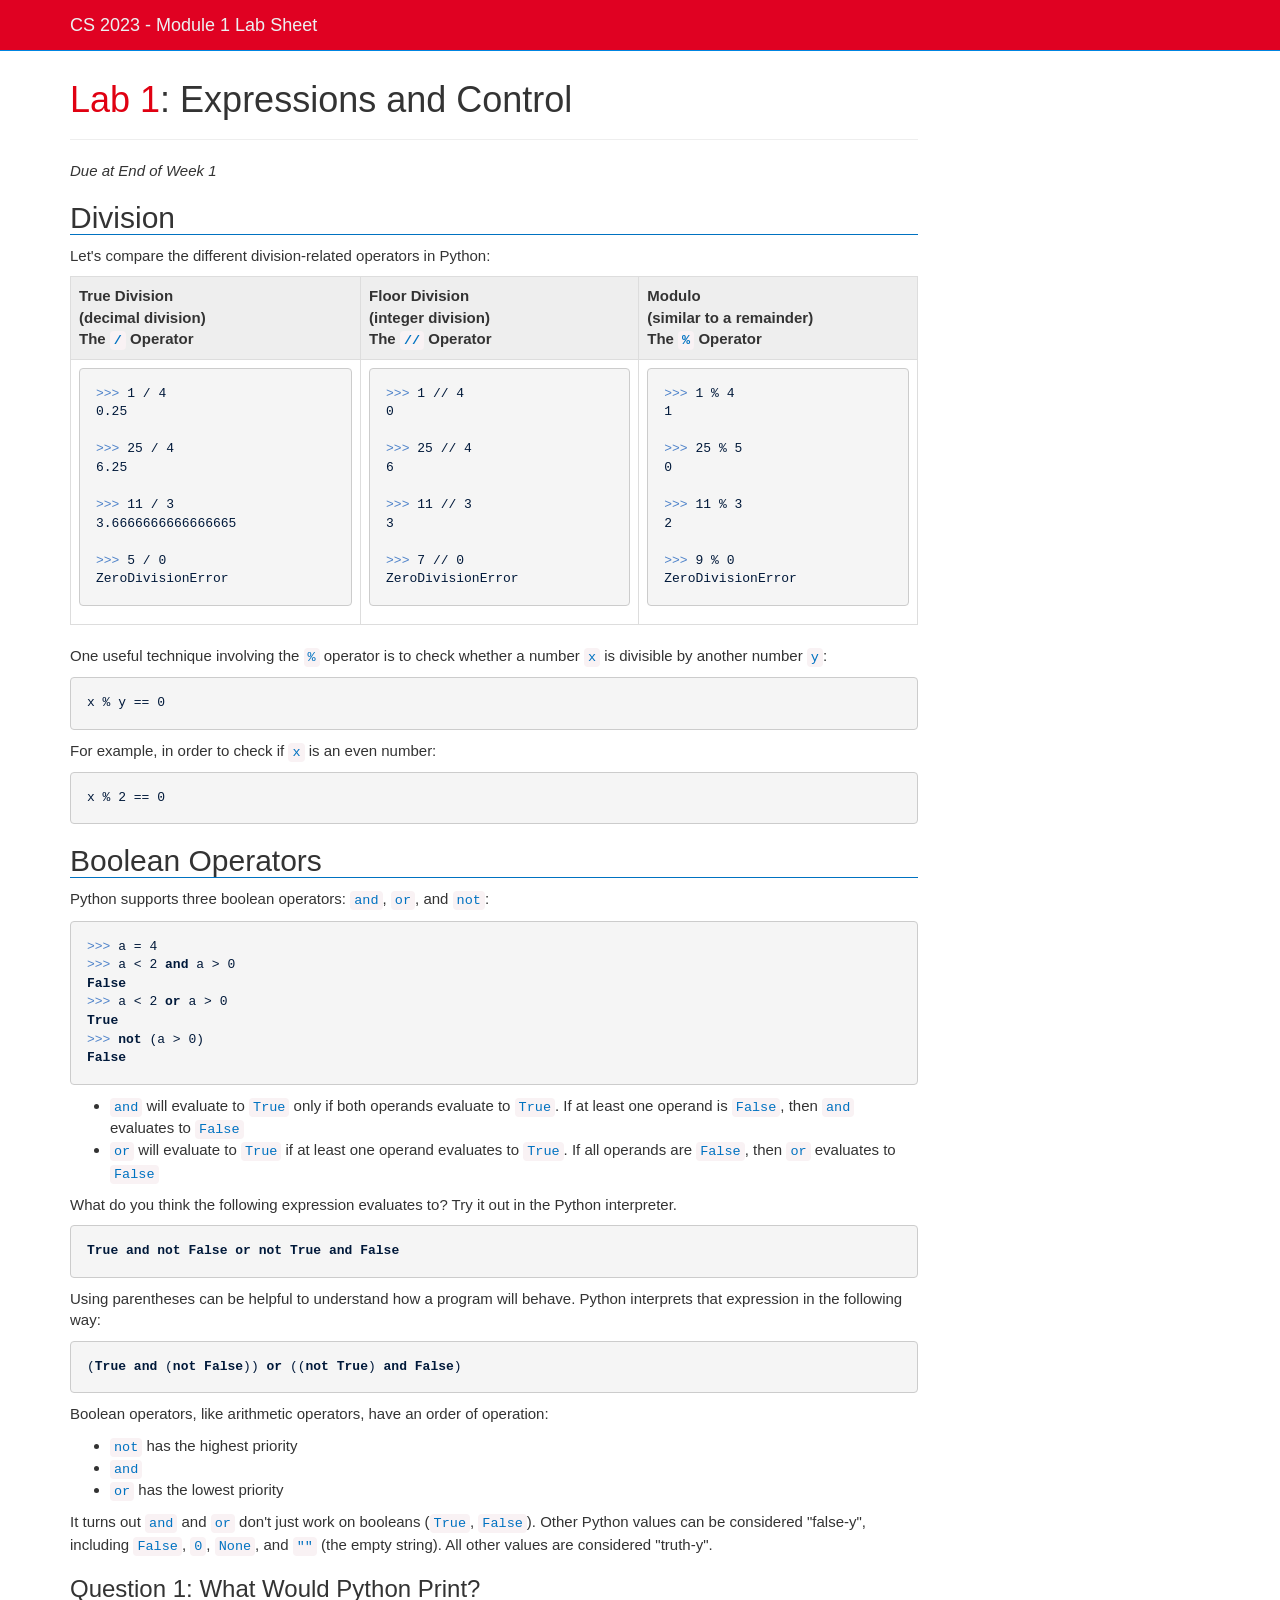
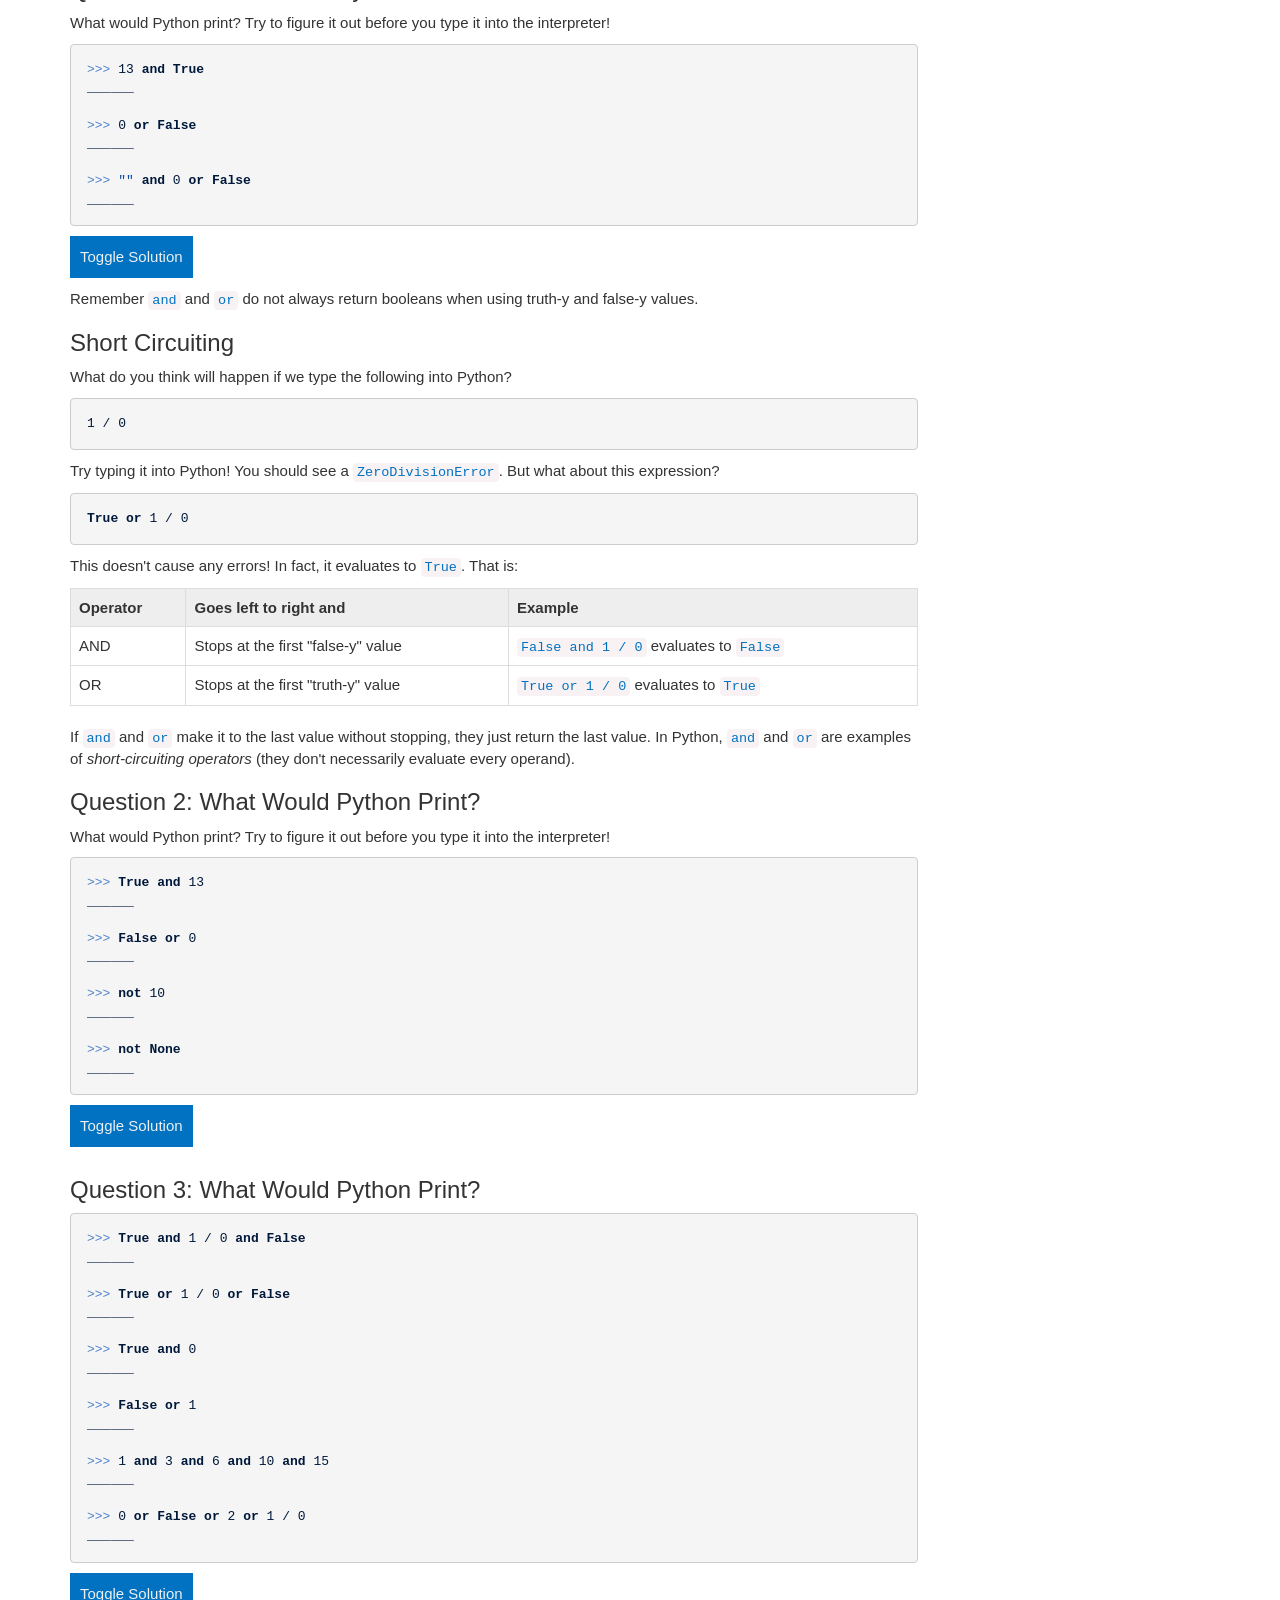
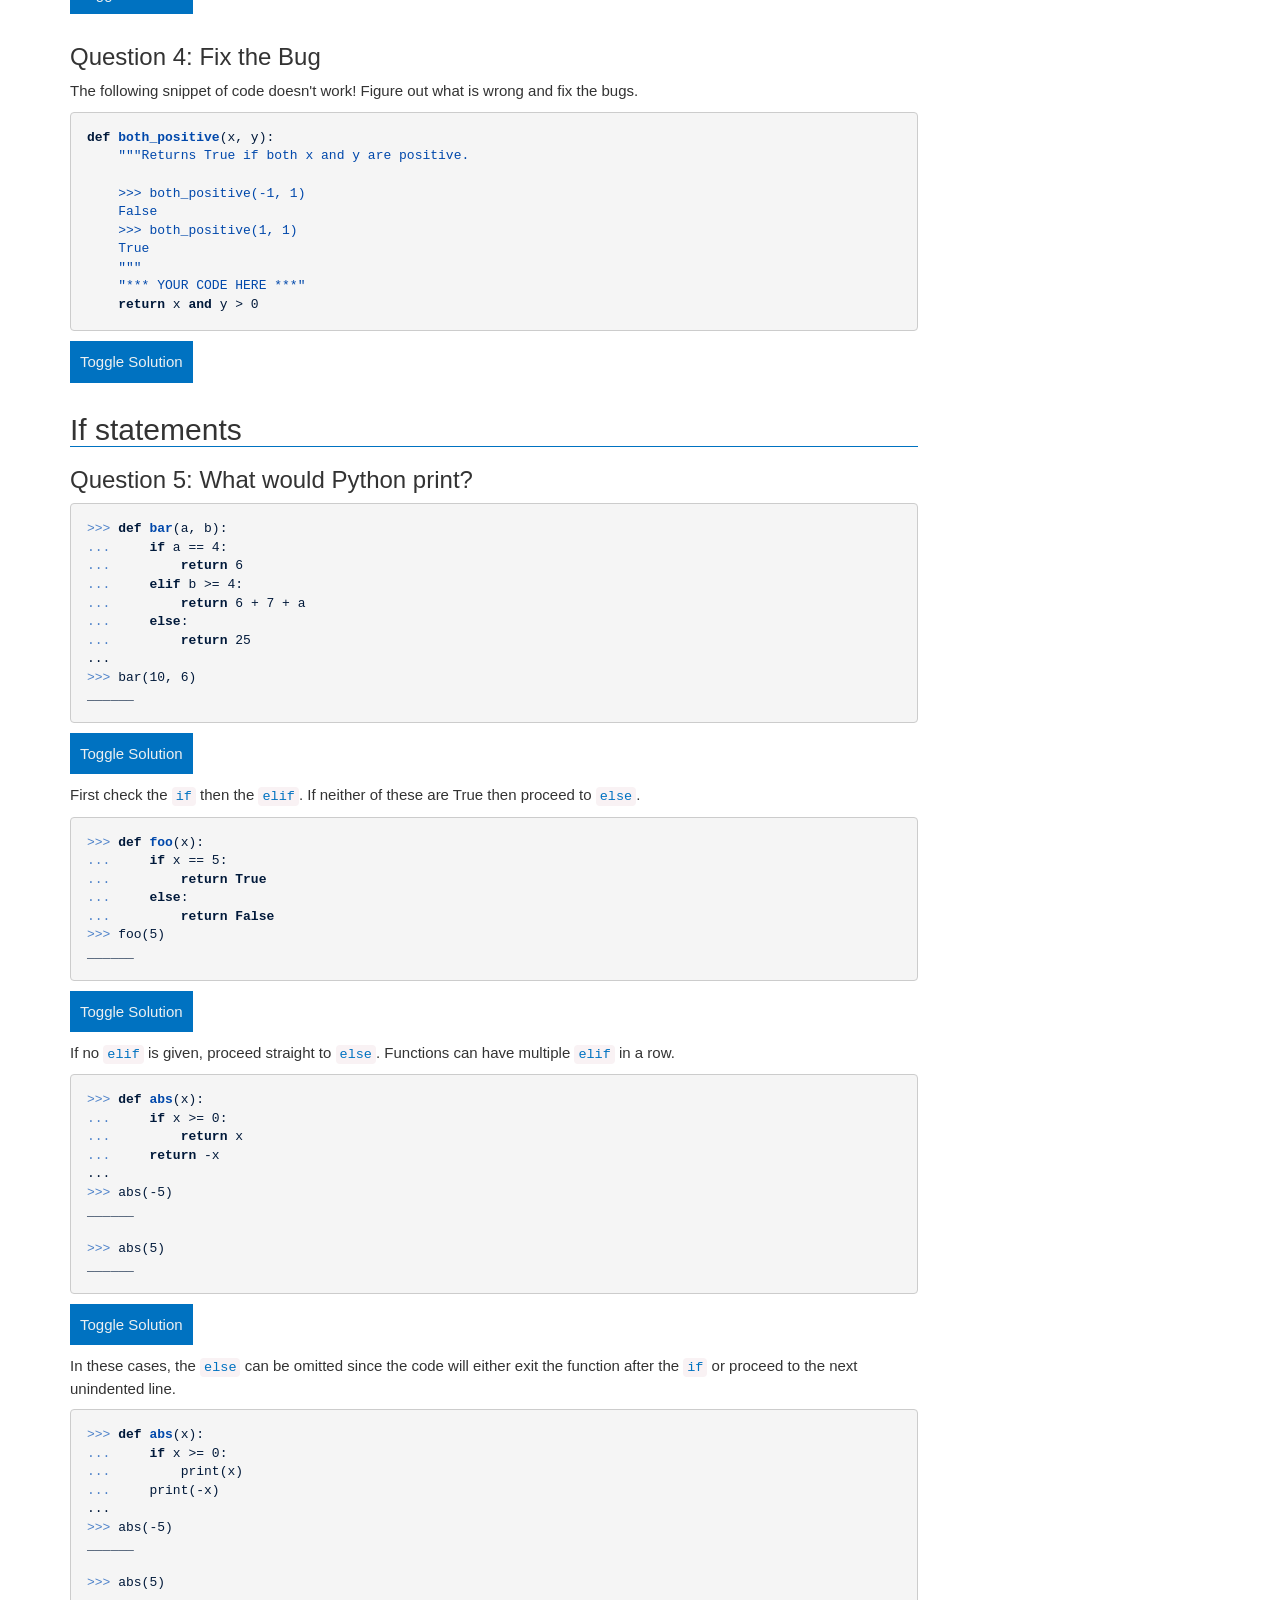
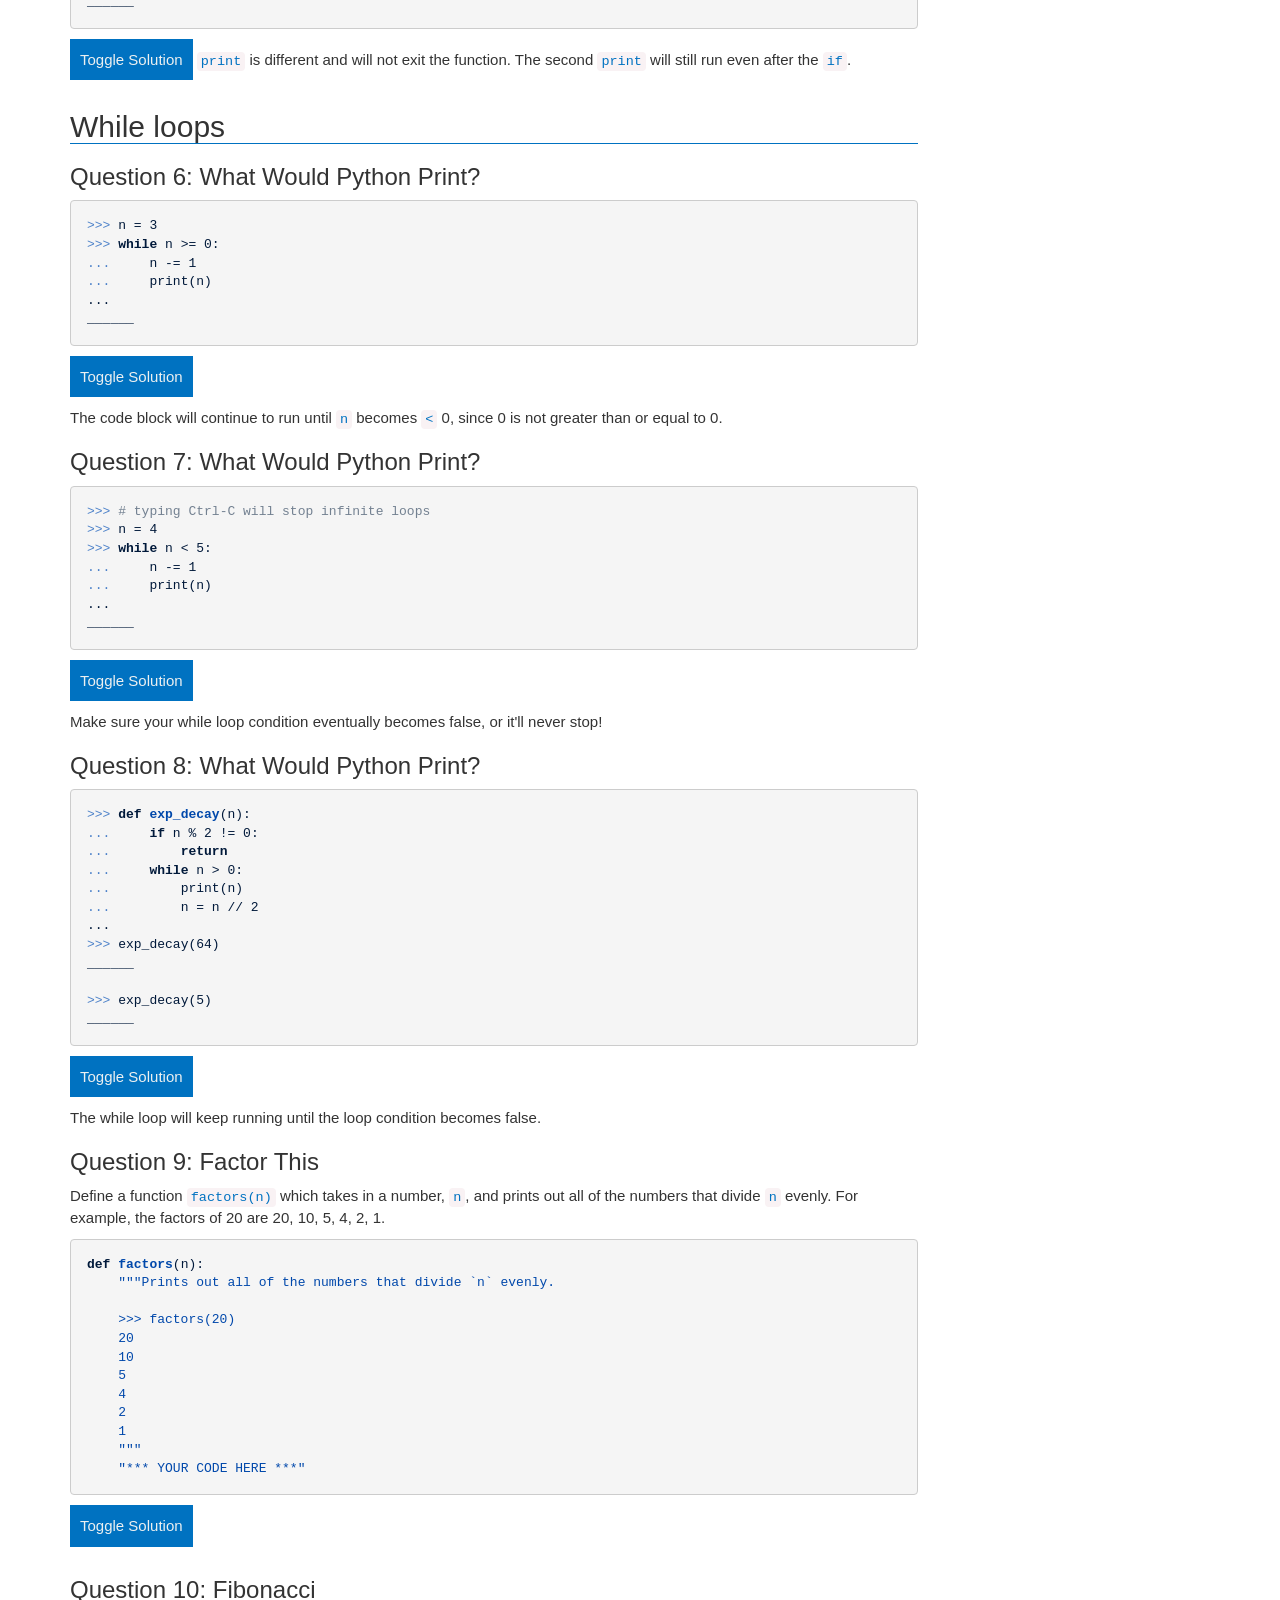
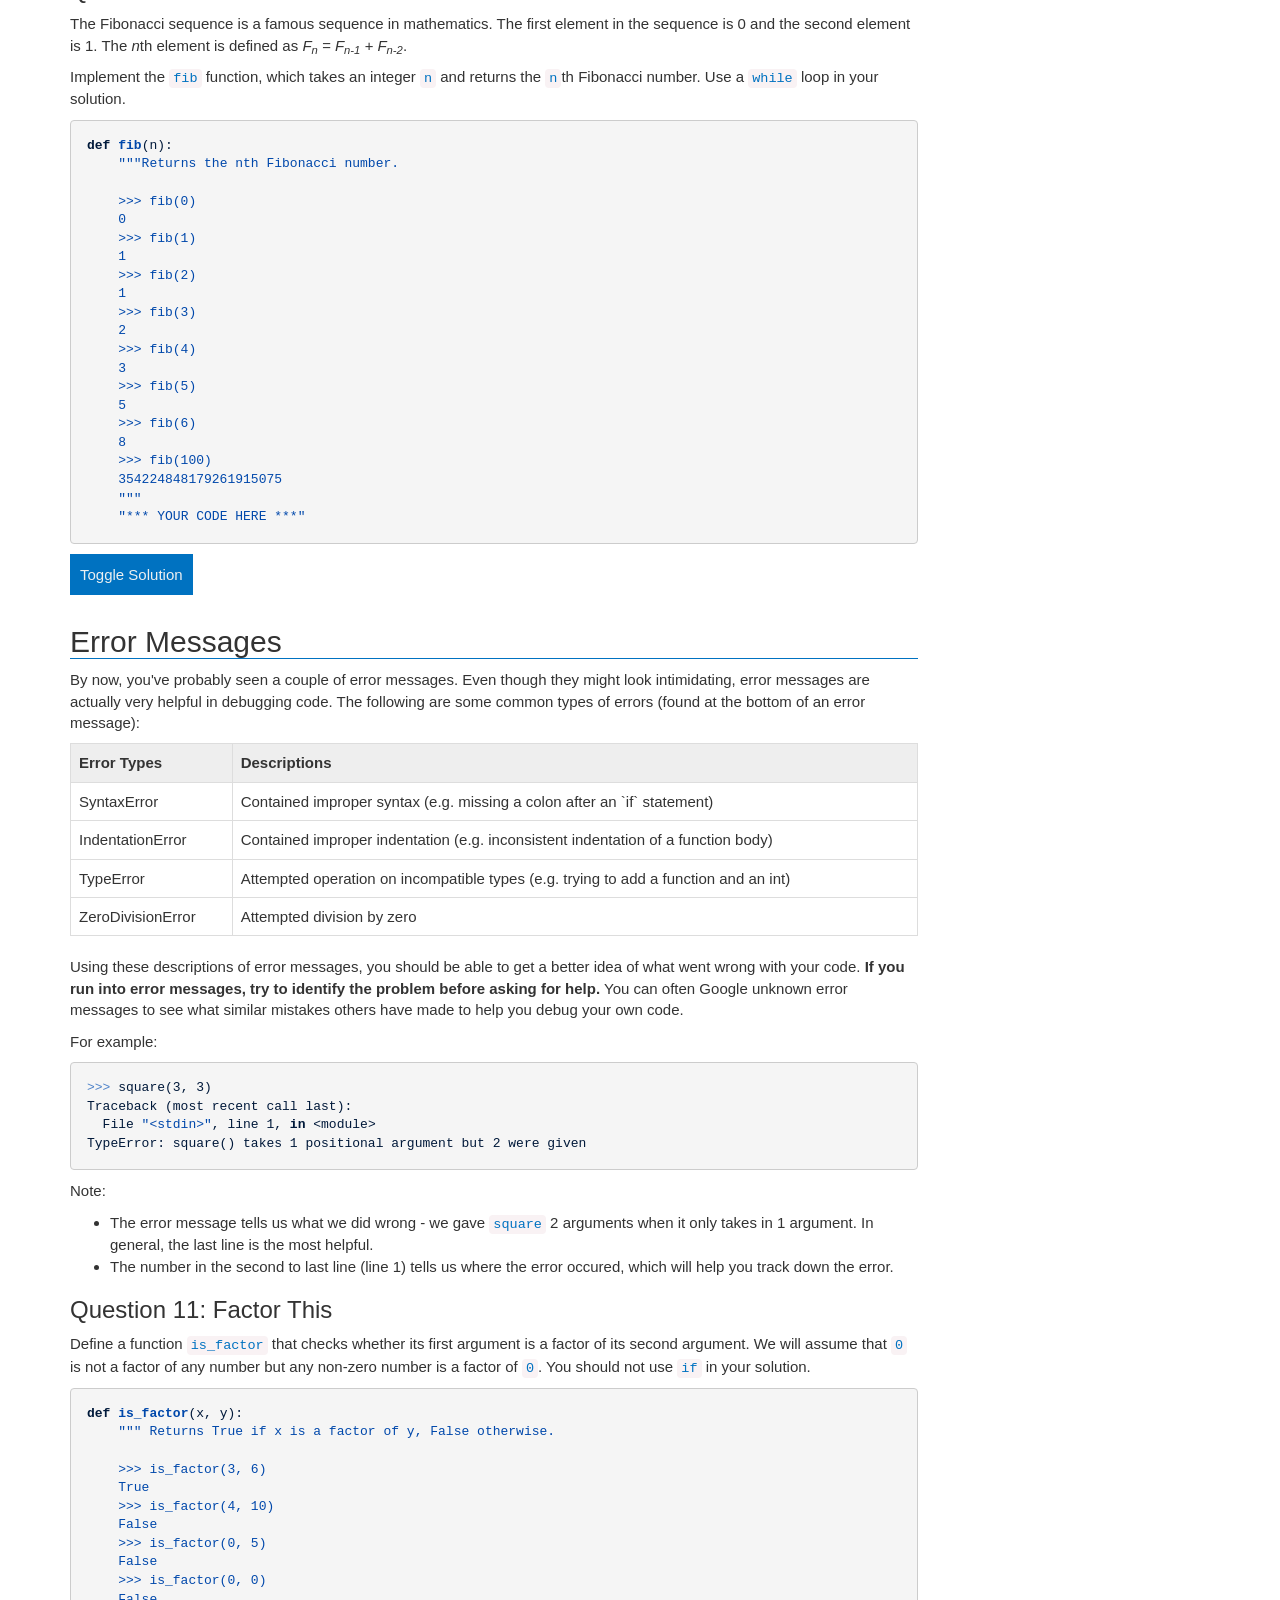
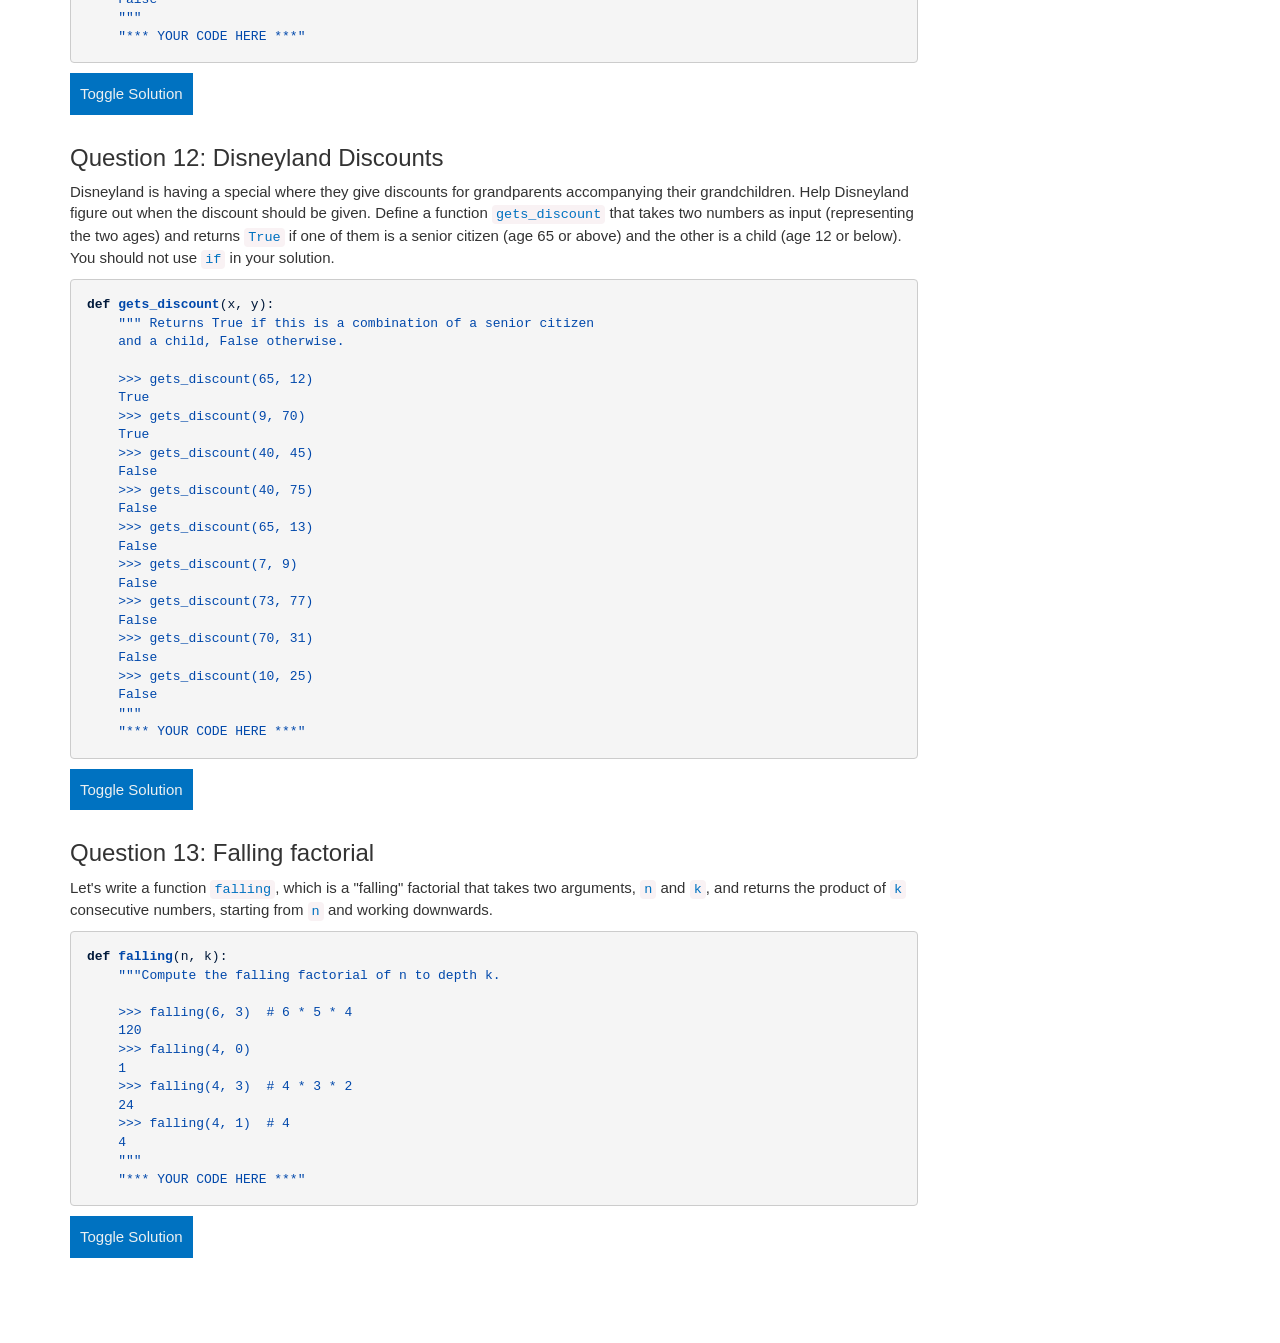
<file: Module 01/Lab 01-CS2023/Lab 01-CS2023/index.html>
<!DOCTYPE html>
<!-- modified from url=(0037)http://cs61a.org/lab/lab03/index.html -->
<html lang="en"><head><meta http-equiv="Content-Type" content="text/html; charset=UTF-8">
  <meta name="description" content="CS:2021 Python Programming">
  <meta name="author" content="cs2021">

  <meta name="viewport" content="width=device-width">

  <script src="jquery.min.js"></script>
  <script src="bootstrap.min.js"></script>

  <link rel="stylesheet" href="bootstrap.min.css">
  <link rel="stylesheet" type="text/css" href="style.css">
  <link rel="icon" href="favicon.ico">

  <link rel="stylesheet" href="mono-blue.css">
  <script src="highlight.pack.js"></script>
  <script>hljs.initHighlightingOnLoad();</script>




  <link rel="stylesheet" type="text/css" href="resource.css">

  <link rel="stylesheet" type="text/css" href="lab.css">

  <title>CS 2023 Module 1 Lab: Expressions and Control</title>

  </head>

  <body id="index" class="home">
    <nav class="navbar navbar-default navbar-fixed-top">
      <div class="container">
        <!-- Brand and toggle get grouped for better mobile display -->
        <div class="navbar-header">
          <button type="button" class="navbar-toggle collapsed" data-toggle="collapse" data-target="#navbar-collapse-section">
            <span class="icon-bar"></span>
            <span class="icon-bar"></span>
            <span class="icon-bar"></span>
          </button>
          <a class="navbar-brand" href="../../index.html">CS 2023 - Module 1 Lab Sheet</a>
        </div>


      </div>
    </nav>

    <div id="content" class="container">
      <div class='row'>
        <div class='col-md-9'>
          <div class='page-header'>
            <h1><span class="content-title-brand">Lab 1</span>: Expressions and Control</h1>
          </div>

          <p><i>Due at End of Week 1</i></p>


        <h2 id="division">Division</h2>


        <p>Let's compare the different division-related operators in Python:</p>

        <table class='table table-bordered'>
          <tr>
            <th>True Division <br> (decimal division) <br> The <code>/</code> Operator</th>
            <th>Floor Division <br> (integer division) <br> The <code>//</code> Operator</th>
            <th>Modulo <br> (similar to a remainder) <br> The <code>%</code> Operator</th>

          </tr>
          <tr>
            <td align="left">
              <pre><code>>>> 1 / 4
0.25

>>> 25 / 4
6.25

>>> 11 / 3
3.6666666666666665

>>> 5 / 0
ZeroDivisionError
</code></pre>
            </td>
            <td align="left">
              <pre><code>>>> 1 // 4
0

>>> 25 // 4
6

>>> 11 // 3
3

>>> 7 // 0
ZeroDivisionError
</pre></code>
            </td>
            <td align="left">
              <pre><code>>>> 1 % 4
1

>>> 25 % 5
0

>>> 11 % 3
2

>>> 9 % 0
ZeroDivisionError
</pre></code>
            </td>
          </tr>
        </table>

        <p>One useful technique involving the <code>%</code> operator is to check
          whether a number <code>x</code> is divisible by another number <code>y</code>:</p>

        <pre><code>x % y == 0</code></pre>

        <p>For example, in order to check if <code>x</code> is an even number:</p>

        <pre><code>x % 2 == 0</code></pre>


        <h2 id="boolean-operators">Boolean Operators</h2>


        <p>Python supports three boolean operators: <code>and</code>, <code>or</code>, and <code>not</code>:</p>

        <pre><code>&gt;&gt;&gt; a = 4
&gt;&gt;&gt; a &lt; 2 and a &gt; 0
False
&gt;&gt;&gt; a &lt; 2 or a &gt; 0
True
&gt;&gt;&gt; not (a &gt; 0)
False</code></pre>

        <ul>
          <li><code>and</code> will evaluate to <code>True</code> only if both operands evaluate to <code>True</code>.
            If at least one operand is <code>False</code>, then <code>and</code> evaluates to <code>False</code></li>
          <li><code>or</code> will evaluate to <code>True</code> if at least one operand evaluates to <code>True</code>.
            If all operands are <code>False</code>, then <code>or</code> evaluates to <code>False</code></li>
        </ul>

        <p>What do you think the following expression evaluates to? Try it out in the Python interpreter.</p>

        <pre><code>True and not False or not True and False</code></pre>

        <p>Using parentheses can be helpful to understand how a program will
          behave. Python interprets that expression in the following
          way:</p>

        <pre><code>(True and (not False)) or ((not True) and False)</code></pre>

        <p>Boolean operators, like arithmetic operators, have an order of
          operation:</p>

        <ul>
          <li><code>not</code> has the highest priority</li>
          <li><code>and</code></li>
          <li><code>or</code> has the lowest priority</li>
        </ul>

        <p>It turns out <code>and</code> and <code>or</code> don't just work on booleans (<code>True</code>, <code>False</code>). Other Python
          values can be considered "false-y", including <code>False</code>, <code>0</code>, <code>None</code>, and <code>&quot;&quot;</code> (the empty string).
          All other values are considered "truth-y".</p>

        <h3 class="question" id="q1">Question 1: What Would Python Print?</h3>

        <p>What would Python print? Try to figure it out before you type it into the
          interpreter!</p>


        <pre><code>&gt;&gt;&gt; 13 and True
<div class="alt 6">______</div><div class="solution 6">&#x54;&#x72;&#x75;&#x65;</div>
&gt;&gt;&gt; 0 or False
<div class="alt 6">______</div><div class="solution 6">&#x46;&#x61;&#x6c;&#x73;&#x65;</div>
&gt;&gt;&gt; &quot;&quot; and 0 or False
<div class="alt 6">______</div><div class="solution 6">&#x46;&#x61;&#x6c;&#x73;&#x65;</div></code></pre>

        <button id='6' class='toggleButton'>
          Toggle Solution<noscript> (enable JavaScript)</noscript>
        </button>


        <p>Remember <code>and</code> and <code>or</code> do not always return booleans when using truth-y and false-y values.</p>


        <h3 id="short-circuiting">Short Circuiting</h3>


        <p>What do you think will happen if we type the following into Python?</p>

        <pre><code>1 / 0</code></pre>

        <p>Try typing it into Python! You should see a <code>ZeroDivisionError</code>. But what about this expression?</p>

        <pre><code>True or 1 / 0</code></pre>

        <p>This doesn't cause any errors! In fact, it evaluates to <code>True</code>. That is:</p>

        <table class='table table-bordered'>
          <tr>
            <th>Operator</th>
            <th>Goes left to right and</th>
            <th>Example</th>
          </tr>
          <tr>
            <td>AND</td>
            <td>Stops at the first "false-y" value</td>
            <td><code>False and 1 / 0</code> evaluates to <code>False</code></td>
          </tr>
          <tr>
            <td>OR</td>
            <td>Stops at the first "truth-y" value</td>
            <td><code>True or 1 / 0</code> evaluates to <code>True</code></td>
          </tr>
        </table>

        <p>If <code>and</code> and <code>or</code> make it to the last value without stopping, they just return
          the last value. In Python, <code>and</code> and <code>or</code> are examples of <em>short-circuiting
          operators</em> (they don't necessarily evaluate every operand).</p>

        <h3 class="question" id="q2">Question 2: What Would Python Print?</h3>

        <p>What would Python print? Try to figure it out before you type it into the
          interpreter!</p>


        <pre><code>&gt;&gt;&gt; True and 13
<div class="alt 7">______</div><div class="solution 7">&#x31;&#x33;</div>
&gt;&gt;&gt; False or 0
<div class="alt 7">______</div><div class="solution 7">&#x30;</div>
&gt;&gt;&gt; not 10
<div class="alt 7">______</div><div class="solution 7">&#x46;&#x61;&#x6c;&#x73;&#x65;</div>
&gt;&gt;&gt; not None
<div class="alt 7">______</div><div class="solution 7">&#x54;&#x72;&#x75;&#x65;</div></code></pre>

        <button id='7' class='toggleButton'>
          Toggle Solution<noscript> (enable JavaScript)</noscript>
        </button>


        <h3 class="question" id="q3">Question 3: What Would Python Print?</h3>


        <pre><code>&gt;&gt;&gt; True and 1 / 0 and False
<div class="alt 8">______</div><div class="solution 8">&#x5a;&#x65;&#x72;&#x6f;&#x44;&#x69;&#x76;&#x69;&#x73;&#x69;&#x6f;&#x6e;&#x45;&#x72;&#x72;&#x6f;&#x72;</div>
&gt;&gt;&gt; True or 1 / 0 or False
<div class="alt 8">______</div><div class="solution 8">&#x54;&#x72;&#x75;&#x65;</div>
&gt;&gt;&gt; True and 0
<div class="alt 8">______</div><div class="solution 8">&#x30;</div>
&gt;&gt;&gt; False or 1
<div class="alt 8">______</div><div class="solution 8">&#x31;</div>
&gt;&gt;&gt; 1 and 3 and 6 and 10 and 15
<div class="alt 8">______</div><div class="solution 8">&#x31;&#x35;</div>
&gt;&gt;&gt; 0 or False or 2 or 1 / 0
<div class="alt 8">______</div><div class="solution 8">&#x32;</div></code></pre>

        <button id='8' class='toggleButton'>
          Toggle Solution<noscript> (enable JavaScript)</noscript>
        </button>


        <h3 class="question" id="q4">Question 4: Fix the Bug</h3>

        <p>The following snippet of code doesn't work! Figure out what is wrong
          and fix the bugs.</p>



        <pre><code>def both_positive(x, y):
    &quot;&quot;&quot;Returns True if both x and y are positive.

    &gt;&gt;&gt; both_positive(&#x2d;1, 1)
    False
    &gt;&gt;&gt; both_positive(1, 1)
    True
    &quot;&quot;&quot;
<div class="alt 0">    "*** YOUR CODE HERE ***"
    return x and y &gt; 0
</div><div class="solution 0">&#x20;&#x20;&#x20;&#x20;&#x72;&#x65;&#x74;&#x75;&#x72;&#x6e;&#x20;&#x78;&#x20;&#x3e;&#x20;&#x30;&#x20;&#x61;&#x6e;&#x64;&#x20;&#x79;&#x20;&#x3e;&#x20;&#x30;</div></code></pre>

        <div class="solution 0">

          <p>The original line (<code>return x and y &gt; 0</code>) will check that two things are
            true:</p>

          <ol>
            <li><code>x</code></li>
            <li><code>y &gt; 0</code></li>
          </ol>

          <p>When will <code>x</code> be considered True? In Python, any number that is not 0
            is considered True. Thus, the first doctest will fail: <code>x = &#x2d;1</code>
            and <code>&#x2d;1 != 0</code>, and <code>y = 1 &gt; 0</code>, so both clauses are True.</p>

        </div>


        <button id='0' class='toggleButton'>
          Toggle Solution<noscript> (enable JavaScript)</noscript>
        </button>




        <h2 id="if-statements">If statements</h2>


        <h3 class="question" id="q5">Question 5: What would Python print?</h3>


        <pre><code>&gt;&gt;&gt; def bar(a, b):
...     if a == 4:
...         return 6
...     elif b &gt;= 4:
...         return 6 + 7 + a
...     else:
...         return 25
...
&gt;&gt;&gt; bar(10, 6)
<div class="alt 9">______</div><div class="solution 9">&#x32;&#x33;</div></code></pre>

        <button id='9' class='toggleButton'>
          Toggle Solution<noscript> (enable JavaScript)</noscript>
        </button>


        <p>First check the <code>if</code> then the <code>elif</code>. If neither of these are True then proceed to <code>else</code>.</p>


        <pre><code>&gt;&gt;&gt; def foo(x):
...     if x == 5:
...         return True
...     else:
...         return False
&gt;&gt;&gt; foo(5)
<div class="alt 10">______</div><div class="solution 10">&#x54;&#x72;&#x75;&#x65;</div></code></pre>

        <button id='10' class='toggleButton'>
          Toggle Solution<noscript> (enable JavaScript)</noscript>
        </button>


        <p>If no <code>elif</code> is given, proceed straight to <code>else</code>. Functions can have multiple <code>elif</code> in a row.</p>


        <pre><code>&gt;&gt;&gt; def abs(x):
...     if x &gt;= 0:
...         return x
...     return &#x2d;x
...
&gt;&gt;&gt; abs(&#x2d;5)
<div class="alt 11">______</div><div class="solution 11">&#x35;</div>
&gt;&gt;&gt; abs(5)
<div class="alt 11">______</div><div class="solution 11">&#x35;</div></code></pre>

        <button id='11' class='toggleButton'>
          Toggle Solution<noscript> (enable JavaScript)</noscript>
        </button>


        <p>In these cases, the <code>else</code> can be omitted since the code will either exit the function after the <code>if</code> or proceed to the next unindented line.</p>


        <pre><code>&gt;&gt;&gt; def abs(x):
...     if x &gt;= 0:
...         print(x)
...     print(&#x2d;x)
...
&gt;&gt;&gt; abs(&#x2d;5)
<div class="alt 12">______</div><div class="solution 12">&#x35;</div>
&gt;&gt;&gt; abs(5)
<div class="alt 12">______</div><div class="solution 12">&#x35;&#xa;&#x2d;&#x35;</div></code></pre>

        <button id='12' class='toggleButton'>
          Toggle Solution<noscript> (enable JavaScript)</noscript>
        </button>


        <code>print</code> is different and will not exit the function. The second <code>print</code> will still run even after the <code>if</code>.


        <h2 id="while-loops">While loops</h2>


        <h3 class="question" id="q6">Question 6: What Would Python Print?</h3>


        <pre><code>&gt;&gt;&gt; n = 3
&gt;&gt;&gt; while n &gt;= 0:
...     n &#x2d;= 1
...     print(n)
...
<div class="alt 13">______</div><div class="solution 13">&#x32;&#xa;&#x31;&#xa;&#x30;&#xa;&#x2d;&#x31;</div></code></pre>

        <button id='13' class='toggleButton'>
          Toggle Solution<noscript> (enable JavaScript)</noscript>
        </button>


        <p>The code block will continue to run until <code>n</code> becomes <code><</code>
          0, since 0 is not greater than or equal to 0.</p>

        <h3 class="question" id="q7">Question 7: What Would Python Print?</h3>


        <pre><code>&gt;&gt;&gt; # typing Ctrl&#x2d;C will stop infinite loops
&gt;&gt;&gt; n = 4
&gt;&gt;&gt; while n &lt; 5:
...     n -= 1
...     print(n)
...
<div class="alt 14">______</div><div class="solution 14">&#x33;&#xa;&#x32;&#xa;&#x31;&#xa;&#x30;&#xa;&#x2d;&#x31;&#xa;&#x2d;&#x32;&#xa;&#x23;&#x20;&#x63;&#x6f;&#x6e;&#x74;&#x69;&#x6e;&#x75;&#x65;&#x73;&#x20;&#x66;&#x6f;&#x72;&#x65;&#x76;&#x65;&#x72;</div></code></pre>

        <button id='14' class='toggleButton'>
          Toggle Solution<noscript> (enable JavaScript)</noscript>
        </button>


        <p>Make sure your while loop condition eventually becomes false, or it'll never stop!</p>

        <h3 class="question" id="q8">Question 8: What Would Python Print?</h3>


        <pre><code>&gt;&gt;&gt; def exp_decay(n):
...     if n % 2 != 0:
...         return
...     while n &gt; 0:
...         print(n)
...         n = n // 2
...
&gt;&gt;&gt; exp_decay(64)
<div class="alt 15">______</div><div class="solution 15">&#x36;&#x34;&#xa;&#x33;&#x32;&#xa;&#x31;&#x36;&#xa;&#x38;&#xa;&#x34;&#xa;&#x32;&#xa;&#x31;</div>
&gt;&gt;&gt; exp_decay(5)
<div class="alt 15">______</div><div class="solution 15">&#x23;&#x20;&#x4e;&#x6f;&#x20;&#x6f;&#x75;&#x74;&#x70;&#x75;&#x74;</div></code></pre>

        <button id='15' class='toggleButton'>
          Toggle Solution<noscript> (enable JavaScript)</noscript>
        </button>


        <p>The while loop will keep running until the loop condition becomes false.</p>

        <h3 class="question" id="q9">Question 9: Factor This</h3>

        <p>Define a function <code>factors(n)</code> which takes in a number, <code>n</code>, and
          prints out all of the numbers that divide <code>n</code> evenly. For example, the
          factors of 20 are 20, 10, 5, 4, 2, 1.</p>



        <pre><code>def factors(n):
    &quot;&quot;&quot;Prints out all of the numbers that divide `n` evenly.

    &gt;&gt;&gt; factors(20)
    20
    10
    5
    4
    2
    1
    &quot;&quot;&quot;
<div class="alt 1">    "*** YOUR CODE HERE ***"
</div><div class="solution 1">&#x20;&#x20;&#x20;&#x20;&#x78;&#x20;&#x3d;&#x20;&#x6e;&#xa;&#x20;&#x20;&#x20;&#x20;&#x77;&#x68;&#x69;&#x6c;&#x65;&#x20;&#x78;&#x20;&#x3e;&#x20;&#x30;&#x3a;&#xa;&#x20;&#x20;&#x20;&#x20;&#x20;&#x20;&#x20;&#x20;&#x69;&#x66;&#x20;&#x6e;&#x20;&#x25;&#x20;&#x78;&#x20;&#x3d;&#x3d;&#x20;&#x30;&#x3a;&#xa;&#x20;&#x20;&#x20;&#x20;&#x20;&#x20;&#x20;&#x20;&#x20;&#x20;&#x20;&#x20;&#x70;&#x72;&#x69;&#x6e;&#x74;&#x28;&#x78;&#x29;&#xa;&#x20;&#x20;&#x20;&#x20;&#x20;&#x20;&#x20;&#x20;&#x78;&#x20;&#x2d;&#x3d;&#x20;&#x31;</div></code></pre>


        <button id='1' class='toggleButton'>
          Toggle Solution<noscript> (enable JavaScript)</noscript>
        </button>




        <h3 class="question" id="q10">Question 10: Fibonacci</h3>

        <p>The Fibonacci sequence is a famous sequence in mathematics. The first
          element in the sequence is 0 and the second element is 1. The <em>n</em>th
          element is defined as <em>F<sub>n</sub> = F<sub>n-1</sub> +
          F<sub>n-2</sub></em>.</p>

        <p>Implement the <code>fib</code> function, which takes an integer <code>n</code> and returns
          the <code>n</code>th Fibonacci number. Use a <code>while</code> loop in your solution.</p>



        <pre><code>def fib(n):
    &quot;&quot;&quot;Returns the nth Fibonacci number.

    &gt;&gt;&gt; fib(0)
    0
    &gt;&gt;&gt; fib(1)
    1
    &gt;&gt;&gt; fib(2)
    1
    &gt;&gt;&gt; fib(3)
    2
    &gt;&gt;&gt; fib(4)
    3
    &gt;&gt;&gt; fib(5)
    5
    &gt;&gt;&gt; fib(6)
    8
    &gt;&gt;&gt; fib(100)
    354224848179261915075
    &quot;&quot;&quot;
<div class="alt 2">    "*** YOUR CODE HERE ***"
</div><div class="solution 2">&#x20;&#x20;&#x20;&#x20;&#x63;&#x75;&#x72;&#x72;&#x2c;&#x20;&#x6e;&#x65;&#x78;&#x74;&#x20;&#x3d;&#x20;&#x30;&#x2c;&#x20;&#x31;&#xa;&#x20;&#x20;&#x20;&#x20;&#x77;&#x68;&#x69;&#x6c;&#x65;&#x20;&#x6e;&#x20;&#x3e;&#x20;&#x30;&#x3a;&#xa;&#x20;&#x20;&#x20;&#x20;&#x20;&#x20;&#x20;&#x20;&#x63;&#x75;&#x72;&#x72;&#x2c;&#x20;&#x6e;&#x65;&#x78;&#x74;&#x20;&#x3d;&#x20;&#x6e;&#x65;&#x78;&#x74;&#x2c;&#x20;&#x63;&#x75;&#x72;&#x72;&#x20;&#x2b;&#x20;&#x6e;&#x65;&#x78;&#x74;&#xa;&#x20;&#x20;&#x20;&#x20;&#x20;&#x20;&#x20;&#x20;&#x6e;&#x20;&#x2d;&#x3d;&#x20;&#x31;&#xa;&#x20;&#x20;&#x20;&#x20;&#x72;&#x65;&#x74;&#x75;&#x72;&#x6e;&#x20;&#x63;&#x75;&#x72;&#x72;</div></code></pre>


        <button id='2' class='toggleButton'>
          Toggle Solution<noscript> (enable JavaScript)</noscript>
        </button>



        <h2 id="error-messages">Error Messages</h2>


        <p>By now, you've probably seen a couple of error messages. Even though
          they might look intimidating, error messages are actually very helpful
          in debugging code. The following are some common types of errors
          (found at the bottom of an error message):</p>

        <table class='table table-bordered'>
          <tr>
            <th>Error Types</th>
            <th>Descriptions</th>
          </tr>
          <tr>
            <td>SyntaxError</td>
            <td align="left">Contained improper syntax (e.g.  missing a colon after an `if` statement)</td>
          </tr>
          <tr>
            <td>IndentationError</td>
            <td align="left">Contained improper indentation (e.g. inconsistent indentation of a function body)</td>
          </tr>
          <tr>
            <td>TypeError</td>
            <td align="left">Attempted operation on incompatible types (e.g.  trying to add a function and an int)</td>
          </tr>
          <tr>
            <td>ZeroDivisionError</td>
            <td align="left">Attempted division by zero</td>
          </tr>
        </table>

        <p>Using these descriptions of error messages, you should be able to get
          a better idea of what went wrong with your code. <strong>If you run into
          error messages, try to identify the problem before asking for
          help.</strong> You can often Google unknown error messages to see what
          similar mistakes others have made to help you debug your own code.</p>

        <p>For example:</p>

        <pre><code>&gt;&gt;&gt; square(3, 3)
Traceback (most recent call last):
  File &quot;&lt;stdin&gt;&quot;, line 1, in &lt;module&gt;
TypeError: square() takes 1 positional argument but 2 were given</code></pre>

        <p>Note:</p>

        <ul>
          <li>The error message tells us what we did wrong - we gave <code>square</code> 2 arguments when it only takes in 1 argument.  In general, the last line is the most helpful.</li>
          <li>The number in the second to last line (line 1) tells us where the error occured, which will help you track down the error.</li>
        </ul>

        <h3 class="question" id="q11">Question 11: Factor This</h3>

        <p>Define a function <code>is_factor</code> that checks whether its first argument
          is a factor of its second argument.  We will assume that <code>0</code> is not a
          factor of any number but any non-zero number is a factor of <code>0</code>.
          You should not use <code>if</code> in your solution.</p>



        <pre><code>def is_factor(x, y):
    &quot;&quot;&quot; Returns True if x is a factor of y, False otherwise.

    &gt;&gt;&gt; is_factor(3, 6)
    True
    &gt;&gt;&gt; is_factor(4, 10)
    False
    &gt;&gt;&gt; is_factor(0, 5)
    False
    &gt;&gt;&gt; is_factor(0, 0)
    False
    &quot;&quot;&quot;
<div class="alt 3">    "*** YOUR CODE HERE ***"
</div><div class="solution 3">&#x20;&#x20;&#x20;&#x20;&#x72;&#x65;&#x74;&#x75;&#x72;&#x6e;&#x20;&#x78;&#x20;&#x21;&#x3d;&#x20;&#x30;&#x20;&#x61;&#x6e;&#x64;&#x20;&#x79;&#x20;&#x25;&#x20;&#x78;&#x20;&#x3d;&#x3d;&#x20;&#x30;</div></code></pre>


        <button id='3' class='toggleButton'>
          Toggle Solution<noscript> (enable JavaScript)</noscript>
        </button>


        <h3 class="question" id="q12">Question 12: Disneyland Discounts</h3>

        <p>Disneyland is having a special where they give discounts for
          grandparents accompanying their grandchildren.  Help Disneyland figure
          out when the discount should be given.  Define a function
          <code>gets_discount</code> that takes two numbers as input (representing the two
          ages) and returns <code>True</code> if one of them is a senior citizen (age 65 or above)
          and the other is a child (age 12 or below).  You should not use <code>if</code> in your
          solution.</p>



        <pre><code>def gets_discount(x, y):
    &quot;&quot;&quot; Returns True if this is a combination of a senior citizen
    and a child, False otherwise.

    &gt;&gt;&gt; gets_discount(65, 12)
    True
    &gt;&gt;&gt; gets_discount(9, 70)
    True
    &gt;&gt;&gt; gets_discount(40, 45)
    False
    &gt;&gt;&gt; gets_discount(40, 75)
    False
    &gt;&gt;&gt; gets_discount(65, 13)
    False
    &gt;&gt;&gt; gets_discount(7, 9)
    False
    &gt;&gt;&gt; gets_discount(73, 77)
    False
    &gt;&gt;&gt; gets_discount(70, 31)
    False
    &gt;&gt;&gt; gets_discount(10, 25)
    False
    &quot;&quot;&quot;
<div class="alt 4">    "*** YOUR CODE HERE ***"
</div><div class="solution 4">&#x20;&#x20;&#x20;&#x20;&#x72;&#x65;&#x74;&#x75;&#x72;&#x6e;&#x20;&#x28;&#x78;&#x20;&#x3c;&#x3d;&#x20;&#x31;&#x32;&#x20;&#x61;&#x6e;&#x64;&#x20;&#x79;&#x20;&#x3e;&#x3d;&#x20;&#x36;&#x35;&#x29;&#x20;&#x6f;&#x72;&#x20;&#x28;&#x78;&#x20;&#x3e;&#x3d;&#x20;&#x36;&#x35;&#x20;&#x61;&#x6e;&#x64;&#x20;&#x79;&#x20;&#x3c;&#x3d;&#x20;&#x31;&#x32;&#x29;</div></code></pre>


        <button id='4' class='toggleButton'>
          Toggle Solution<noscript> (enable JavaScript)</noscript>
        </button>


        <h3 class="question" id="q13">Question 13: Falling factorial</h3>

        <p>Let's write a function <code>falling</code>, which is a "falling" factorial
          that takes two arguments, <code>n</code> and <code>k</code>, and returns the product of <code>k</code>
          consecutive numbers, starting from <code>n</code> and working downwards.</p>



        <pre><code>def falling(n, k):
    &quot;&quot;&quot;Compute the falling factorial of n to depth k.

    &gt;&gt;&gt; falling(6, 3)  # 6 * 5 * 4
    120
    &gt;&gt;&gt; falling(4, 0)
    1
    &gt;&gt;&gt; falling(4, 3)  # 4 * 3 * 2
    24
    &gt;&gt;&gt; falling(4, 1)  # 4
    4
    &quot;&quot;&quot;
<div class="alt 5">    "*** YOUR CODE HERE ***"
</div><div class="solution 5">&#x20;&#x20;&#x20;&#x20;&#x74;&#x6f;&#x74;&#x61;&#x6c;&#x2c;&#x20;&#x73;&#x74;&#x6f;&#x70;&#x20;&#x3d;&#x20;&#x31;&#x2c;&#x20;&#x6e;&#x2d;&#x6b;&#xa;&#x20;&#x20;&#x20;&#x20;&#x77;&#x68;&#x69;&#x6c;&#x65;&#x20;&#x6e;&#x20;&#x3e;&#x20;&#x73;&#x74;&#x6f;&#x70;&#x3a;&#xa;&#x20;&#x20;&#x20;&#x20;&#x20;&#x20;&#x20;&#x20;&#x74;&#x6f;&#x74;&#x61;&#x6c;&#x2c;&#x20;&#x6e;&#x20;&#x3d;&#x20;&#x74;&#x6f;&#x74;&#x61;&#x6c;&#x2a;&#x6e;&#x2c;&#x20;&#x6e;&#x2d;&#x31;&#xa;&#x20;&#x20;&#x20;&#x20;&#x72;&#x65;&#x74;&#x75;&#x72;&#x6e;&#x20;&#x74;&#x6f;&#x74;&#x61;&#x6c;</div></code></pre>


        <button id='5' class='toggleButton'>
          Toggle Solution<noscript> (enable JavaScript)</noscript>
        </button>




      <script>
        $('.sidebar ul').addClass('nav nav-stacked');
        $('body').scrollspy({
          target: '.sidebar',
          offset: 40
        });
      </script>


      <script src="./jquery-latest.js"></script>

      <script>
        $(function() {
          if (new Date("06/21/2016") < new Date()) {
            $('.toggleButton').css('display', 'inline-block');
            $('.toggleButton').click(function() {
              var solution_id = $(this).attr('id');
              $('div.' + solution_id).slideToggle(600);
            });
          }
          // Always display these toggle buttons
          $('.toggleButton.toggle').css('display', 'inline-block');
          $('.toggleButton.toggle').click(function() {
            var solution_id = $(this).attr('id');
            $('div.' + solution_id).slideToggle(600);
          });
        });
      </script>


      </body></html>
</file>
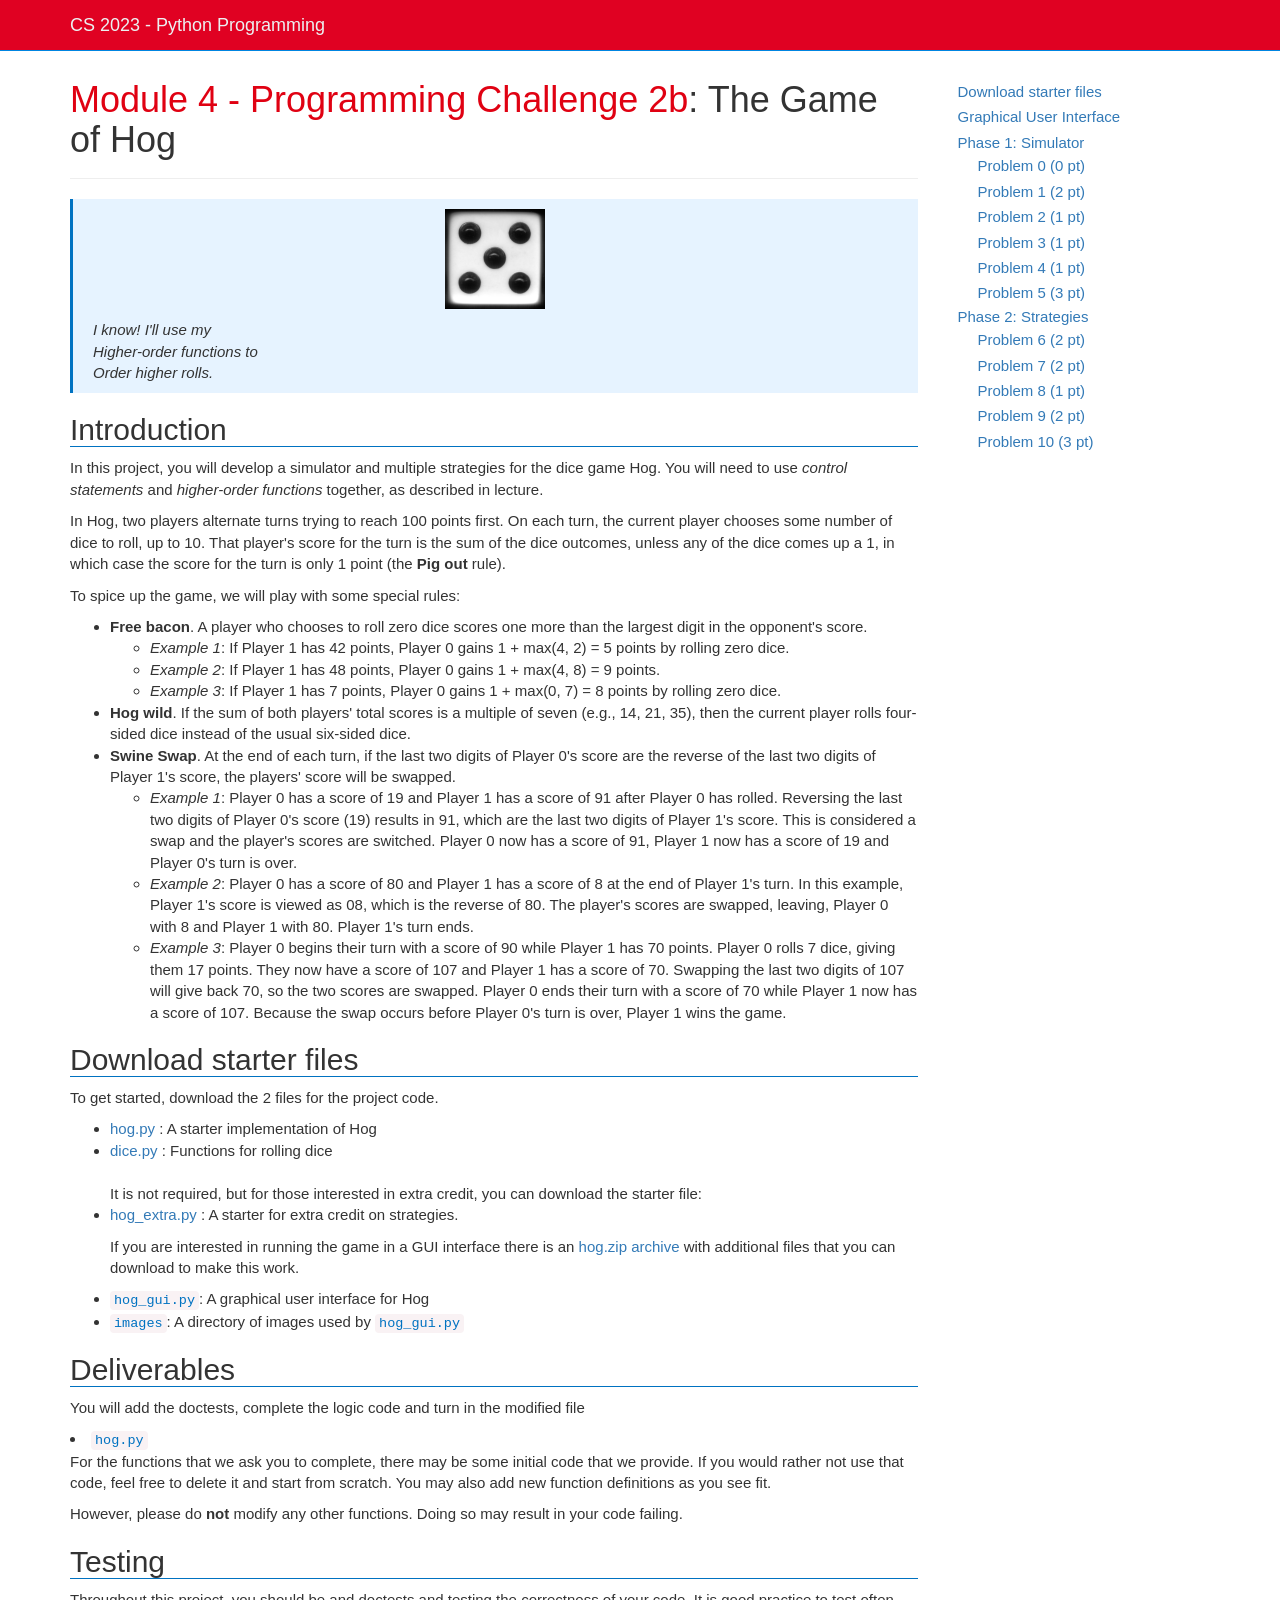
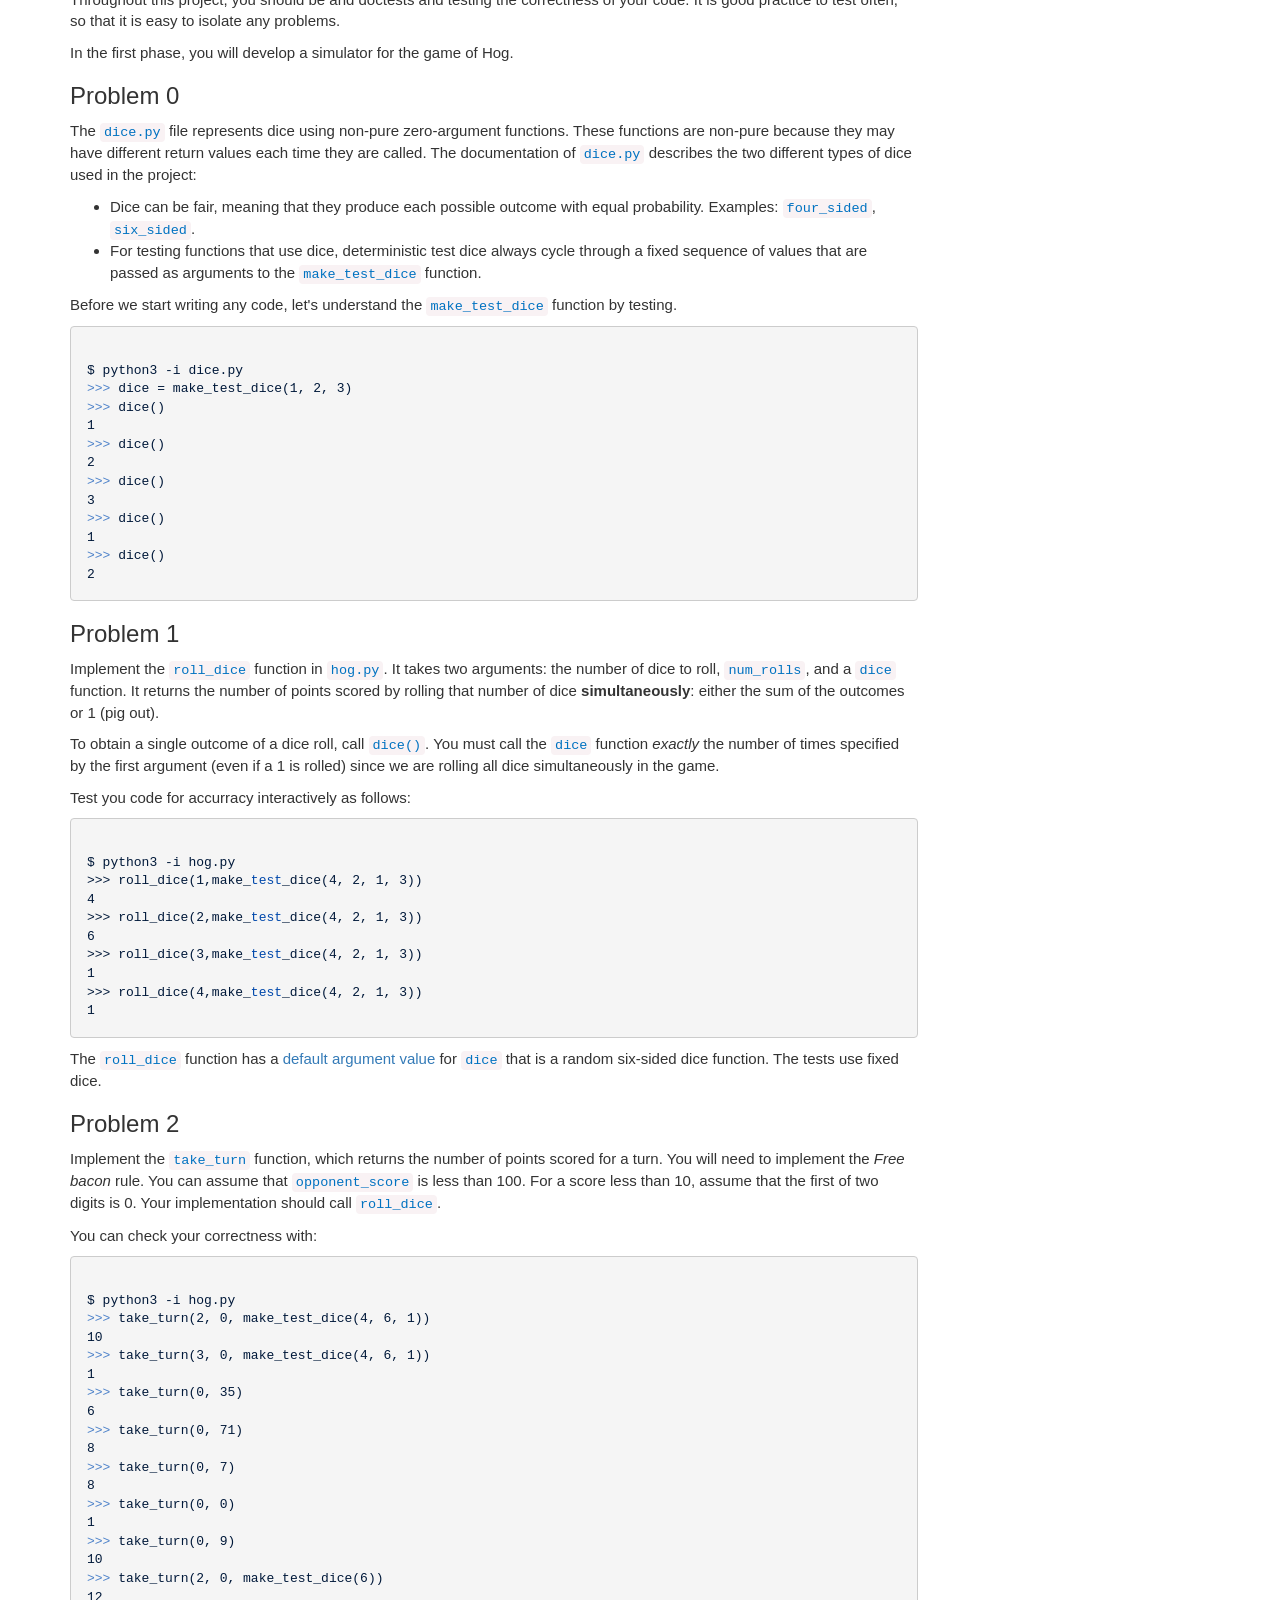
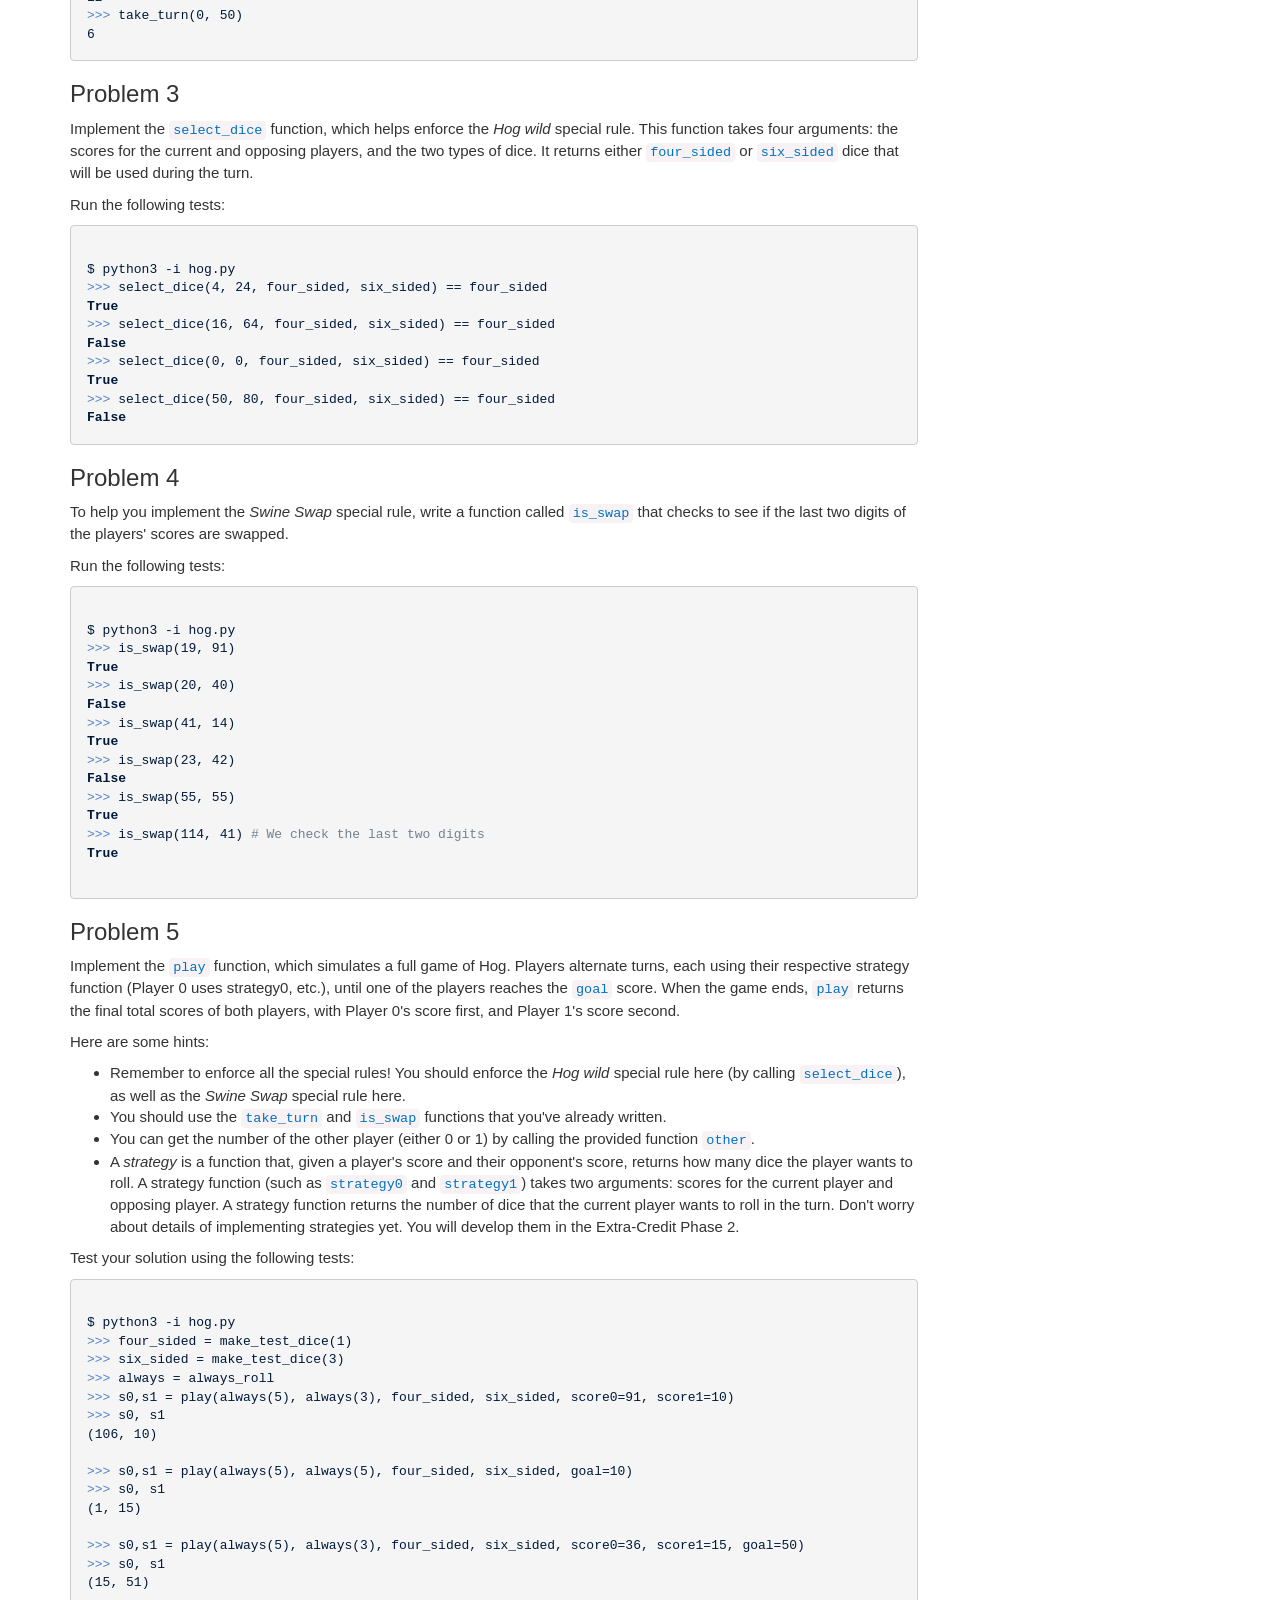
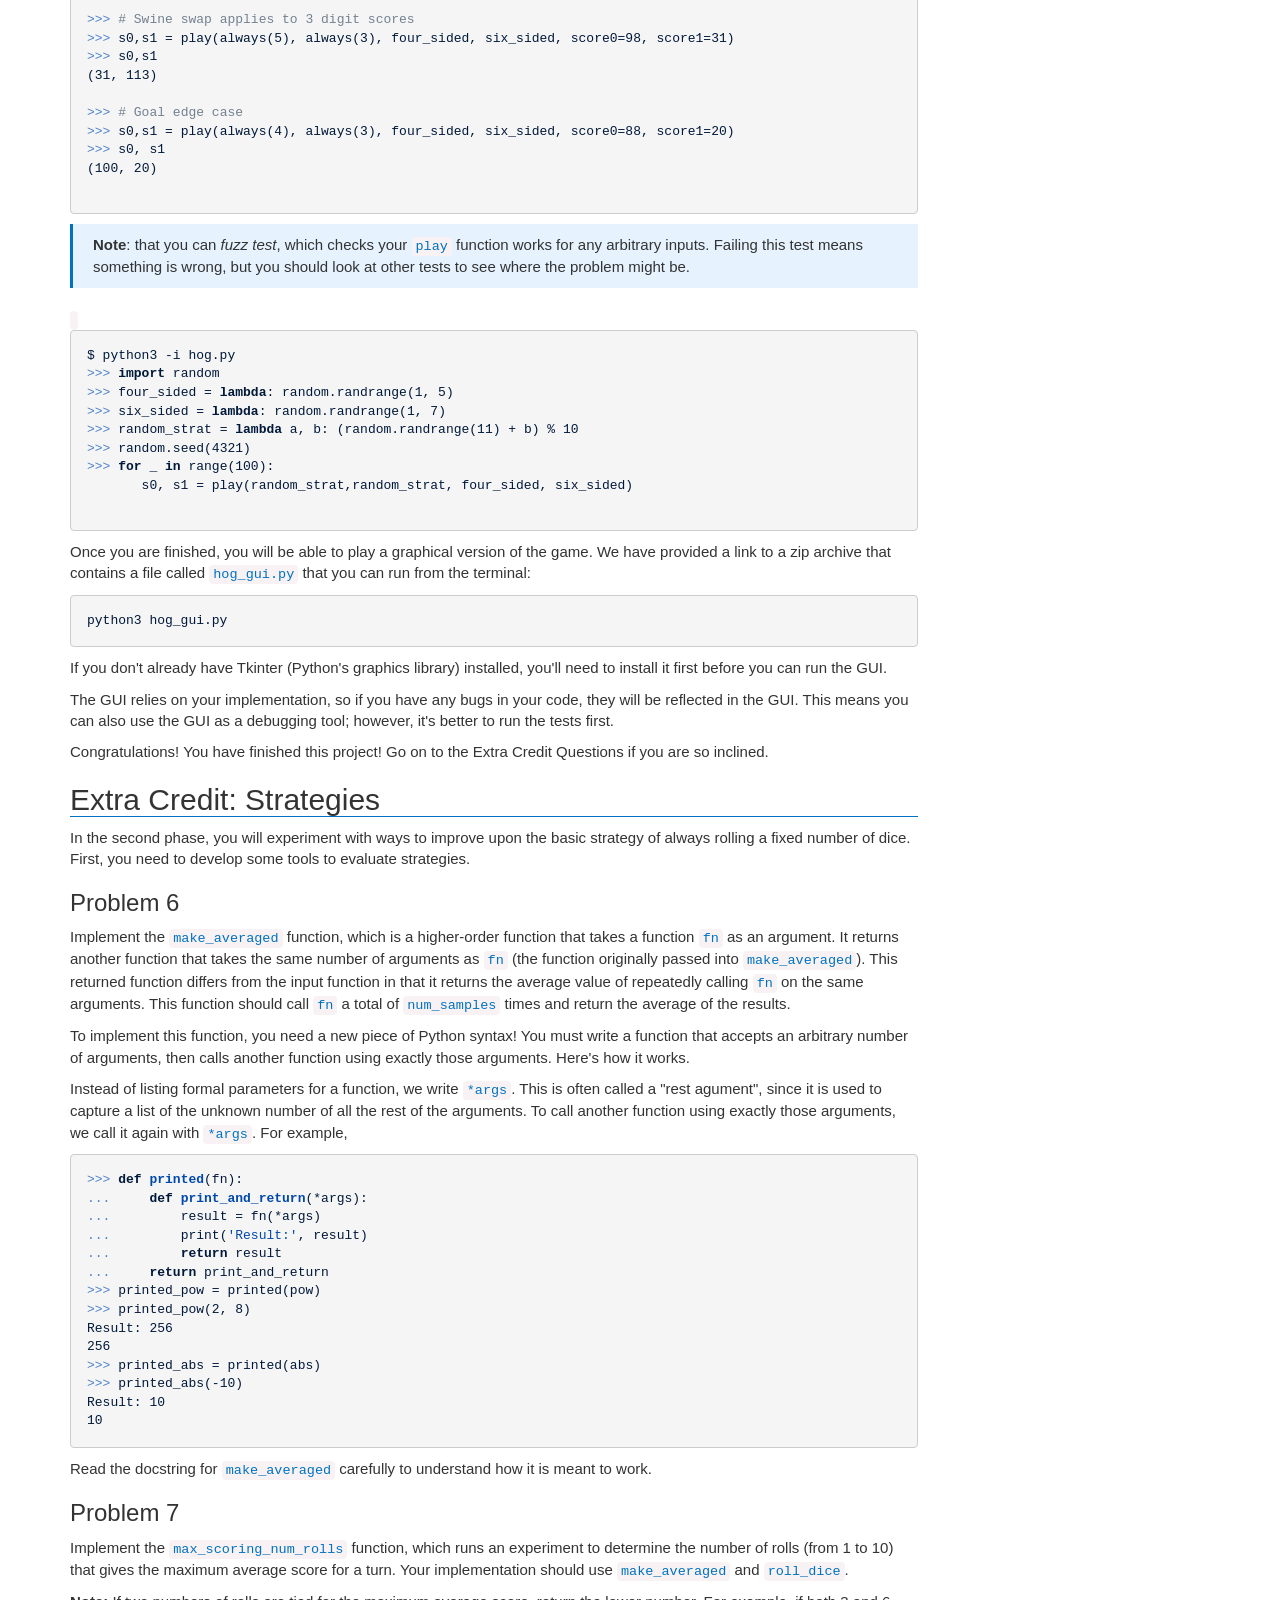
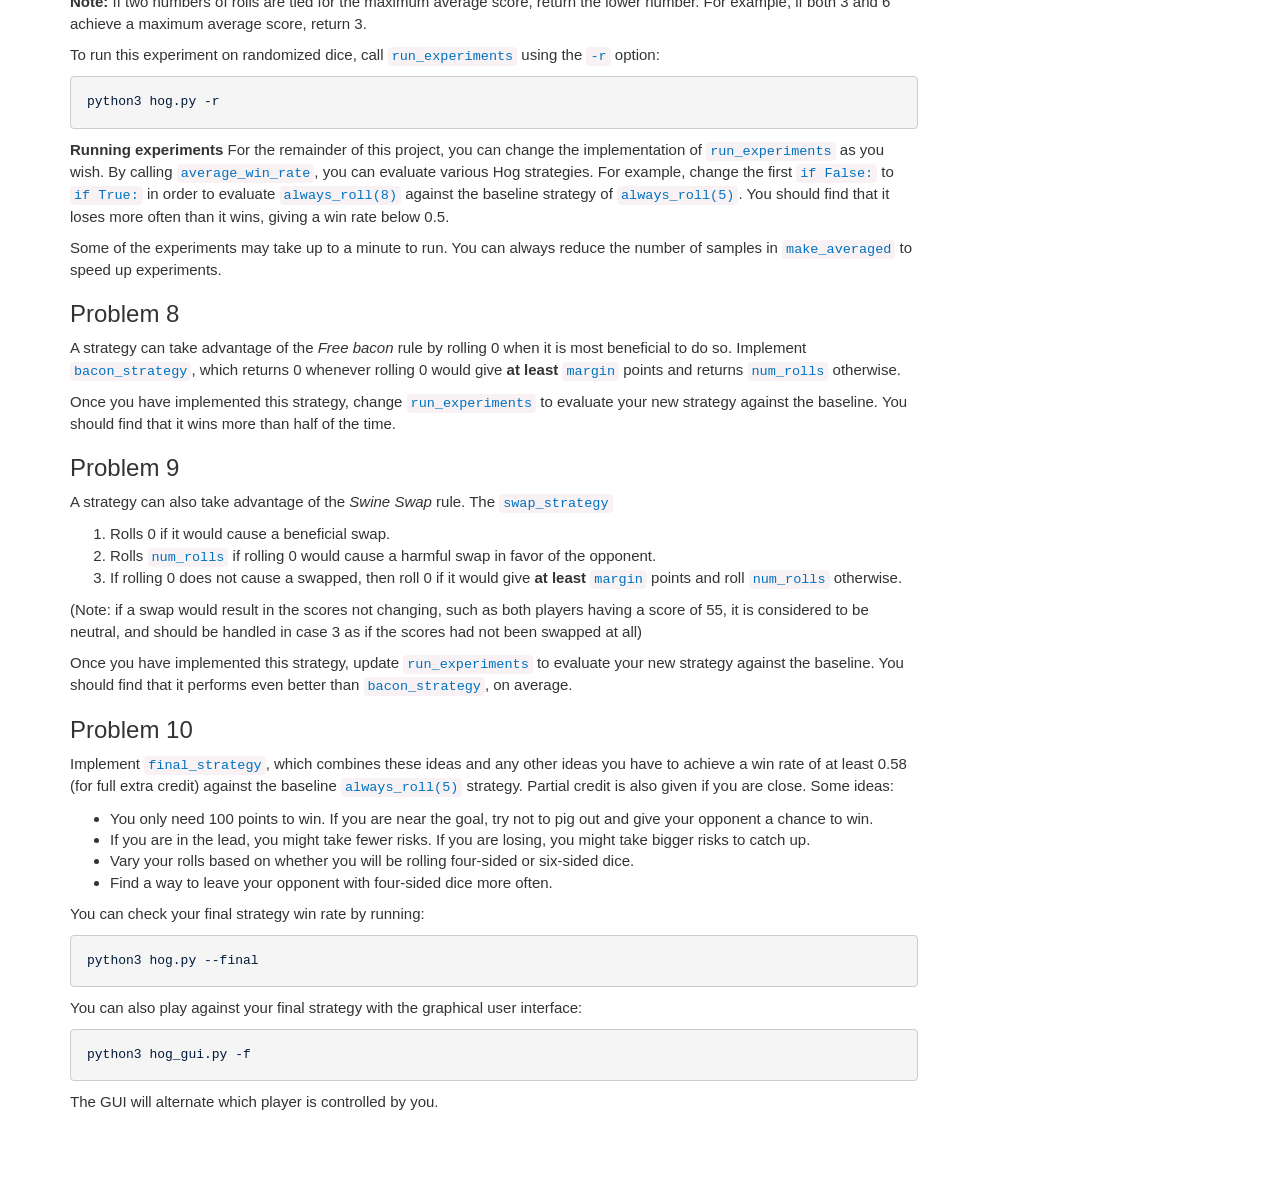
<file: Programming Challenges/CS2023-Programming Challenge 2b/CS2023-Programming Challenge 2b/index.html>
<!DOCTYPE html>
<!-- modified from url=(0037)http://cs61a.org/lab/lab03/index.html -->
<html lang="en"><head><meta http-equiv="Content-Type" content="text/html; charset=UTF-8">
  <meta name="description" content="CS2023 Python Programming">
  <meta name="author" content="cs2023">

  <meta name="viewport" content="width=device-width">

  <script src="jquery.min.js"></script>
  <script src="bootstrap.min.js"></script>

  <link rel="stylesheet" href="bootstrap.min.css">
  <link rel="stylesheet" type="text/css" href="style.css">
  <link rel="icon" href="favicon.ico">

  <link rel="stylesheet" href="mono-blue.css">
  <script src="highlight.pack.js"></script>
  <script>hljs.initHighlightingOnLoad();</script>




  <link rel="stylesheet" type="text/css" href="resource.css">

  <link rel="stylesheet" type="text/css" href="lab.css">


  <title>Programming Challenge 2 - Game of Hog| CS 2023 </title>

  </head>

  <body id="index" class="home">
    <nav class="navbar navbar-default navbar-fixed-top">
      <div class="container">
        <!-- Brand and toggle get grouped for better mobile display -->
        <div class="navbar-header">
          <button type="button" class="navbar-toggle collapsed" data-toggle="collapse" datar-target="#navbar-collapse-section">
            <span class="icon-bar"></span>
            <span class="icon-bar"></span>
            <span class="icon-bar"></span>
          </button>
          <a class="navbar-brand" href="../../index.html">CS 2023 - Python Programming</a>
        </div>


      </div>
    </nav>

    <div id="content" class="container">
      <div class='row'>
        <div class='col-md-9'>
          <div class='page-header'>
            <h1><span class="content-title-brand">Module 4 - Programming Challenge 2b</span>: The Game of Hog</h1>
          </div>

          <div id="haiku">

            <blockquote><p><img class="img-responsive center-block" src="die5.gif" alt="5-sided die"></p>

              <cite>
                I know! I'll use my<br/>
                Higher-order functions to<br/>
                Order higher rolls.
              </cite></blockquote>

          </div>

          <h2>Introduction</h2>


          <p>In this project, you will develop a simulator and multiple strategies
            for the dice game Hog. You will need to use <em>control statements</em> and
            <em>higher-order functions</em> together, as described in lecture.
            

          <p>In Hog, two players alternate turns trying to reach 100 points first.
            On each turn, the current player chooses some number of dice to roll,
            up to 10. That player's score for the turn is the sum of the dice
            outcomes, unless any of the dice comes up a 1, in which case the score
            for the turn is only 1 point (the <strong>Pig out</strong> rule).</p>

          <p>To spice up the game, we will play with some special rules:</p>

          <ul>
            <li><p><strong>Free bacon</strong>. A player who chooses to roll zero dice scores one more
              than the largest digit in the opponent's score.</p>

              <ul>
                <li><em>Example 1</em>: If Player 1 has 42 points, Player 0 gains 1 + max(4, 2) = 5
                  points by rolling zero dice.</li>
                <li><em>Example 2</em>: If Player 1 has 48 points, Player 0 gains 1 + max(4, 8) = 9
                  points.</li>
                <li><em>Example 3</em>: If Player 1 has 7 points, Player 0 gains 1 + max(0, 7) = 8
                  points by rolling zero dice.</li>
              </ul></li>
            <li><strong>Hog wild</strong>. If the sum of both players' total scores is a multiple
              of seven (e.g., 14, 21, 35), then the current player rolls four-sided
              dice instead of the usual six-sided dice.</li>
            <li><strong>Swine Swap</strong>. At the end of each turn, if the last two digits of Player 0's
              score are the reverse of the last two digits of Player 1's score, the players'
              score will be swapped.
              <br/>

              <ul>
                <li><em>Example 1</em>: Player 0 has a score of 19 and Player 1 has a score of
                  91 after Player 0 has rolled. Reversing the last two digits of Player 0's
                  score (19) results in 91, which are the last two digits of Player 1's score.
                  This is considered a swap and the player's scores are switched. Player 0 now
                  has a score of 91, Player 1 now has a score of 19 and Player 0's turn is over.</li>
                <li><em>Example 2</em>: Player 0 has a score of 80 and Player 1 has a score of
                  8 at the end of Player 1's turn. In this example, Player 1's score is viewed
                  as 08, which is the reverse of 80. The player's scores are swapped, leaving,
                  Player 0 with 8 and Player 1 with 80.  Player 1's turn ends.</li>
                <li><em>Example 3</em>: Player 0 begins their turn with a score of 90 while Player 1
                  has 70 points. Player 0 rolls 7 dice, giving them 17 points. They now
                  have a score of 107 and Player 1 has a score of 70. Swapping the last two
                  digits of 107 will give back 70, so the two scores are swapped. Player 0
                  ends their turn with a score of 70 while Player 1 now has a score of 107.
                  Because the swap occurs before Player 0's turn is over, Player 1 wins the
                  game.</li>
              </ul></li>
          </ul>


          <h2 id="download-starter-files">Download starter files</h2>


          <p>To get started, download the 2 files for the project code.</p>

          <ul>
            <li><a href="./hog.py"> hog.py </a>: A starter implementation of Hog</li>
            <li><a href ="./dice.py"> dice.py </a>: Functions for rolling dice</li>
            <br>


It is not required, but for those
              interested in extra credit, you can download the starter file:
              <li><a href="./hog_extra.py"> hog_extra.py </a>: A starter for extra credit on strategies.
              </li>
            </p>

              <p>
              If you are interested in running the game in a GUI interface there is an <a href= "http://cs61a.org/proj/hog/hog.zip">hog.zip archive </a> with additional files that you can download to make this work.
            </p>
            <li><code>hog_gui.py</code>: A graphical user interface for Hog</li>
            <li><code>images</code>: A directory of images used by <code>hog_gui.py</code></li>
          </ul>


          <h2>Deliverables</h2>

          <p>You will add the doctests, complete the logic code and turn in the modified file <li><code>hog.py</code></li>
          </ul>


          <p>For the functions that we ask you to complete, there may be some
            initial code that we provide. If you would rather not use that code,
            feel free to delete it and start from scratch. You may also add new
            function definitions as you see fit.</p>

          <p>However, please do <b>not</b> modify any other functions.  Doing so may
            result in your code failing.</p>

          <h2>Testing</h2>

          <p>Throughout this project, you should be and doctests and testing the correctness of your code.  It is good practice to test often, so that it is easy to isolate any problems.</p>




          <p>In the first phase, you will develop a simulator for the game of Hog.</p>


          <h3 id="problem-0-0-pt">Problem 0 </h3>


          <p>The <code>dice.py</code> file represents dice using non-pure zero-argument
            functions. These functions are non-pure because they may have
            different return values each time they are called. The documentation
            of <code>dice.py</code> describes the two different types of dice used in the
            project:</p>

          <ul>
            <li>Dice can be fair, meaning that they produce each possible outcome with equal
              probability. Examples: <code>four_sided</code>, <code>six_sided</code>.</li>
            <li>For testing functions that use dice, deterministic test dice always cycle
              through a fixed sequence of values that are passed as arguments to the
              <code>make_test_dice</code> function.</li>
          </ul>

          <p>Before we start writing any code, let's understand the <code>make_test_dice</code>
            function by testing.</p>

<pre><code>
$ python3 -i dice.py
>>> dice = make_test_dice(1, 2, 3)
>>> dice()
1
>>> dice()
2
>>> dice()
3
>>> dice()
1
>>> dice()
2 </code></pre>

  <h3 id="problem-1-2-pt">Problem 1 </h3>


          <p>Implement the <code>roll_dice</code> function in <code>hog.py</code>. It takes two arguments: the
            number of dice to roll, <code>num_rolls</code>, and a <code>dice</code> function. It returns the
            number of points scored by rolling that number of dice <strong>simultaneously</strong>: either
            the sum of the outcomes or 1 (pig out).</p>

          <p>To obtain a single outcome of a dice roll, call <code>dice()</code>. You must
            call the <code>dice</code> function <em>exactly</em> the number of times specified by
            the first argument (even if a 1 is rolled) since we are rolling all
            dice simultaneously in the game.</p>

          <p>Test you code for accurracy interactively as follows:</p>

          <pre><code>
$ python3 -i hog.py
>>> roll_dice(1,make_test_dice(4, 2, 1, 3))
4
>>> roll_dice(2,make_test_dice(4, 2, 1, 3))
6
>>> roll_dice(3,make_test_dice(4, 2, 1, 3))
1
>>> roll_dice(4,make_test_dice(4, 2, 1, 3))
1
</code></pre>


          <p>The <code>roll_dice</code> function has a <a href="http://composingprograms.com/pages/14-designing-functions.html#default-argument-values">default argument value</a>
            for <code>dice</code> that is a random six-sided dice function. The tests use fixed dice.</p>


          <h3 id="problem-2-1-pt">Problem 2 </h3>


          <p>Implement the <code>take_turn</code> function, which returns the number of points
            scored for a turn.  You will need to implement the <em>Free bacon</em> rule.
            You can assume that <code>opponent_score</code> is less than 100. For a score
            less than 10, assume that the first of two digits is 0. Your
            implementation should call <code>roll_dice</code>.</p>


          <p> You can check
            your correctness with:</p>

          <pre><code>
$ python3 -i hog.py
>>> take_turn(2, 0, make_test_dice(4, 6, 1))
10
>>> take_turn(3, 0, make_test_dice(4, 6, 1))
1
>>> take_turn(0, 35)
6
>>> take_turn(0, 71)
8
>>> take_turn(0, 7)
8
>>> take_turn(0, 0)
1
>>> take_turn(0, 9)
10
>>> take_turn(2, 0, make_test_dice(6))
12
>>> take_turn(0, 50)
6</code></pre>


          <h3 id="problem-3-1-pt">Problem 3</h3>


          <p>Implement the <code>select_dice</code> function, which helps enforce the <em>Hog
            wild</em> special rule. This function takes four arguments: the scores for
            the current and opposing players, and the two types of dice. It returns either <code>four_sided</code> or
            <code>six_sided</code> dice that will be used during the turn.</p>

          <p>Run the following tests:</p>

          <pre><code>
$ python3 -i hog.py
>>> select_dice(4, 24, four_sided, six_sided) == four_sided
True
>>> select_dice(16, 64, four_sided, six_sided) == four_sided
False
>>> select_dice(0, 0, four_sided, six_sided) == four_sided
True
>>> select_dice(50, 80, four_sided, six_sided) == four_sided
False          </code></pre>



          <h3 id="problem-4-1-pt">Problem 4 </h3>


          <p>To help you implement the <em>Swine Swap</em> special rule, write a function called <code>is_swap</code> that checks to see if the last two digits of the players' scores are swapped.</p>

          <p>Run the following tests:</p>

          <pre><code>
$ python3 -i hog.py
>>> is_swap(19, 91)
True
>>> is_swap(20, 40)
False
>>> is_swap(41, 14)
True
>>> is_swap(23, 42)
False
>>> is_swap(55, 55)
True
>>> is_swap(114, 41) # We check the last two digits
True
          </code></pre>



          <h3 id="problem-5-3-pt">Problem 5 </h3>


          <p>Implement the <code>play</code> function, which simulates a full game of
            Hog. Players alternate turns, each using their respective strategy function
            (Player 0 uses strategy0, etc.), until one of the players reaches the <code>goal</code>
            score. When the game ends, <code>play</code> returns the final total scores of both players,
            with Player 0's score first, and Player 1's score second.</p>

          <p>Here are some hints:</p>

          <ul>
            <li>Remember to enforce all the special rules! You should enforce the
              <em>Hog wild</em> special rule here (by calling <code>select_dice</code>), as well as
              the <em>Swine Swap</em> special rule here.</li>
            <li>You should use the <code>take_turn</code> and <code>is_swap</code> functions that you've already written.</li>
            <li>You can get the number of the other player (either 0 or 1) by calling
              the provided function <code>other</code>.</li>
            <li>A <em>strategy</em> is a function that, given a player's score and their opponent's
              score, returns how many dice the player wants to roll. A strategy
              function (such as <code>strategy0</code> and <code>strategy1</code>) takes two arguments:
              scores for the current player and opposing player. A strategy
              function returns the number of dice that the current player wants to
              roll in the turn. Don't worry about details of implementing
              strategies yet. You will develop them in the Extra-Credit Phase 2.</li>
          </ul>

          <p>Test your solution using the following tests:</p>

          <pre><code>
$ python3 -i hog.py
>>> four_sided = make_test_dice(1)
>>> six_sided = make_test_dice(3)
>>> always = always_roll
>>> s0,s1 = play(always(5), always(3), four_sided, six_sided, score0=91, score1=10)
>>> s0, s1
(106, 10)

>>> s0,s1 = play(always(5), always(5), four_sided, six_sided, goal=10)
>>> s0, s1
(1, 15)

>>> s0,s1 = play(always(5), always(3), four_sided, six_sided, score0=36, score1=15, goal=50)
>>> s0, s1
(15, 51)

>>> # Swine swap applies to 3 digit scores
>>> s0,s1 = play(always(5), always(3), four_sided, six_sided, score0=98, score1=31)
>>> s0,s1
(31, 113)

>>> # Goal edge case
>>> s0,s1 = play(always(4), always(3), four_sided, six_sided, score0=88, score1=20)
>>> s0, s1
(100, 20)
          </code></pre>



          <blockquote><p><strong>Note</strong>: that you can <em>fuzz test</em>, which checks your
            <code>play</code> function works for any arbitrary inputs. Failing this test means
            something is wrong, but you should look at other tests to see where the
            problem might be.</p></blockquote>

          <code><pre>
$ python3 -i hog.py
>>> import random
>>> four_sided = lambda: random.randrange(1, 5)
>>> six_sided = lambda: random.randrange(1, 7)
>>> random_strat = lambda a, b: (random.randrange(11) + b) % 10
>>> random.seed(4321)
>>> for _ in range(100):
       s0, s1 = play(random_strat,random_strat, four_sided, six_sided)
            </code></pre>
          <p>Once you are finished, you will be able to play a graphical version of
            the game. We have provided a link to a zip archive that contains a file called <code>hog_gui.py</code> that
            you can run from the terminal:</p>

          <pre><code>python3 hog_gui.py</code></pre>

          <p>If you don't already have Tkinter (Python's graphics library)
            installed, you'll need to install it first before you can run the GUI.</p>

          <p>The GUI relies on your implementation, so if you have any bugs in your
            code, they will be reflected in the GUI. This means you can also use
            the GUI as a debugging tool; however, it's better to run the tests
            first.</p>

          <p>Congratulations! You have finished this project!

          Go on to the Extra Credit Questions if you are so inclined.</p>


          <h2 id="phase-2-strategies">Extra Credit: Strategies</h2>


          <p>In the second phase, you will experiment with ways to improve upon the
            basic strategy of always rolling a fixed number of dice. First, you need to
            develop some tools to evaluate strategies.</p>


          <h3 id="problem-6-2-pt">Problem 6 </h3>


          <p>Implement the <code>make_averaged</code> function, which is a higher-order function that
            takes a function <code>fn</code> as an argument. It returns another function that takes
            the same number of arguments as <code>fn</code> (the function originally passed into
            <code>make_averaged</code>). This returned function differs from the input function in that
            it returns the average value of repeatedly calling <code>fn</code> on the same arguments.
            This function should call <code>fn</code> a total of <code>num_samples</code> times and return the
            average of the results.</p>

          <p>To implement this function, you need a new piece of Python syntax! You
            must write a function that accepts an arbitrary number of arguments,
            then calls another function using exactly those arguments. Here's how
            it works.</p>

          <p>Instead of listing formal parameters for a function, we write <code>*args</code>. This is often called a "rest agument", since it is used to capture a list of the unknown number of all the rest of the arguments.
            To call another function using exactly those arguments, we call it
            again with <code>*args</code>. For example,</p>

          <pre><code>&gt;&gt;&gt; def printed(fn):
...     def print_and_return(*args):
...         result = fn(*args)
...         print(&#x27;Result:&#x27;, result)
...         return result
...     return print_and_return
&gt;&gt;&gt; printed_pow = printed(pow)
&gt;&gt;&gt; printed_pow(2, 8)
Result: 256
256
&gt;&gt;&gt; printed_abs = printed(abs)
&gt;&gt;&gt; printed_abs(&#x2d;10)
Result: 10
10</code></pre>

          <p>Read the docstring for <code>make_averaged</code> carefully to understand how it
            is meant to work.</p>




          <h3 id="problem-7-2-pt">Problem 7 </h3>


          <p>Implement the <code>max_scoring_num_rolls</code> function, which runs an
            experiment to determine the number of rolls (from 1 to 10) that gives
            the maximum average score for a turn.  Your implementation should use
            <code>make_averaged</code> and <code>roll_dice</code>.</p>

          <p><strong>Note:</strong> If two numbers of rolls are tied for the maximum average
            score, return the lower number. For example, if both 3 and 6 achieve a
            maximum average score, return 3.</p>


          <p>To run this experiment on randomized dice, call <code>run_experiments</code> using
            the <code>&#x2d;r</code> option:</p>

          <pre><code>python3 hog.py &#x2d;r</code></pre>

          <p><strong>Running experiments</strong> For the remainder of this project,
            you can change the implementation of <code>run_experiments</code> as you wish.
            By calling <code>average_win_rate</code>, you can evaluate various Hog
            strategies. For example, change the first <code>if False:</code> to <code>if
            True:</code> in order to evaluate <code>always_roll(8)</code> against the
            baseline strategy of <code>always_roll(5)</code>.  You should find that it loses
            more often than it wins, giving a win rate below 0.5.</p>

          <p>Some of the experiments may take up to a minute to run. You can always reduce
            the number of samples in <code>make_averaged</code> to speed up experiments.</p>


          <h3 id="problem-8-1-pt">Problem 8 </h3>


          <p>A strategy can take advantage of the <em>Free bacon</em> rule by rolling 0
            when it is most beneficial to do so.  Implement <code>bacon_strategy</code>, which
            returns 0 whenever rolling 0 would give <strong>at least</strong> <code>margin</code> points
            and returns <code>num_rolls</code> otherwise.</p>



          <p>Once you have implemented this strategy, change <code>run_experiments</code>
            to evaluate your new strategy against the baseline. You should find that it
            wins more than half of the time.</p>


          <h3 id="problem-9-2-pt">Problem 9</h3>


          <p>A strategy can also take advantage of the <em>Swine Swap</em> rule. The
            <code>swap_strategy</code></p>

          <ol>
            <li>Rolls 0 if it would cause a beneficial swap.</li>
            <li>Rolls <code>num_rolls</code> if rolling 0 would cause a harmful swap in favor of the
              opponent.</li>
            <li>If rolling 0 does not cause a swapped, then roll 0
              if it would give <strong>at least</strong> <code>margin</code> points and roll <code>num_rolls</code>
              otherwise.</li>
          </ol>

          <p>(Note: if a swap would result in the scores not changing, such as both players
            having a score of 55, it is considered to be neutral, and should be handled in
            case 3 as if the scores had not been swapped at all)</p>


          <p>Once you have implemented this strategy, update <code>run_experiments</code> to
            evaluate your new strategy against the baseline.  You should find that
            it performs even better than <code>bacon_strategy</code>, on average.</p>



          <h3 id="problem-10-3-pt">Problem 10</h3>


          <p>Implement <code>final_strategy</code>, which combines these ideas and any other ideas you
            have to achieve a win rate of at least 0.58 (for full extra credit) against the
            baseline <code>always_roll(5)</code> strategy.  Partial credit is also given if you are
            close. Some ideas:</p>

          <ul>
            <li>You only need 100 points to win. If you are near the goal, try not
              to pig out and give your opponent a chance to win.</li>
            <li>If you are in the lead, you might take fewer risks. If you are
              losing, you might take bigger risks to catch up.</li>
            <li>Vary your rolls based on whether you will be rolling four-sided or
              six-sided dice.</li>
            <li>Find a way to leave your opponent with four-sided dice more often.</li>
          </ul>

          <p>You can check your final strategy win rate by running:</p>

          <pre><code>python3 hog.py &#x2d;&#x2d;final</code></pre>



          <p>You can also play against your final strategy with the graphical user
            interface:</p>

          <pre><code>python3 hog_gui.py &#x2d;f</code></pre>

          <p>The GUI will alternate which player is controlled by you.</p>



        </div>

        <div class='col-md-3'>
          <nav class='hidden-print hidden-sm hidden-xs sidebar'>
            <ul>
              <li><a href="index.html#download-starter-files">Download starter files</a></li>
              <li><a href="index.html#graphical-user-interface">Graphical User Interface</a></li>
              <li><a href="index.html#phase-1-simulator">Phase 1: Simulator</a></li>
              <ul>
                <li><a href="index.html#problem-0-0-pt">Problem 0 (0 pt)</a></li>
                <li><a href="index.html#problem-1-2-pt">Problem 1 (2 pt)</a></li>
                <li><a href="index.html#problem-2-1-pt">Problem 2 (1 pt)</a></li>
                <li><a href="index.html#problem-3-1-pt">Problem 3 (1 pt)</a></li>
                <li><a href="index.html#problem-4-1-pt">Problem 4 (1 pt)</a></li>
                <li><a href="index.html#problem-5-3-pt">Problem 5 (3 pt)</a></li>
              </ul>

              <li><a href="index.html#phase-2-strategies">Phase 2: Strategies</a></li>
              <ul>
                <li><a href="index.html#problem-6-2-pt">Problem 6 (2 pt)</a></li>
                <li><a href="index.html#problem-7-2-pt">Problem 7 (2 pt)</a></li>
                <li><a href="index.html#problem-8-1-pt">Problem 8 (1 pt)</a></li>
                <li><a href="index.html#problem-9-2-pt">Problem 9 (2 pt)</a></li>
                <li><a href="index.html#problem-10-3-pt">Problem 10 (3 pt)</a></li>
              </ul>

            </ul>

          </nav>
        </div>

      </div>
    </div>
  </body>
  <script>
    $('.sidebar ul').addClass('nav nav-stacked');
    $('body').scrollspy({
      target: '.sidebar',
      offset: 40
    });
  </script>

</html>
</file>
<file: Module 01/Lab 01-CS2023/Lab 01-CS2023/style.css>
body {
  font-family: "Helvetica Neue", Helvetica, Arial, sans-serif;
  font-size: 1.5em;
  padding-top: 40px;
  margin-bottom:5em;
}

h1, h2, h3 {
  font-weight: normal;
}

h1:before, h2:before, h3:before, h4:before {
  content: " ";
  display: block;
  height: 60px;
  margin-top: -60px;
  visibility: hidden;
}

h2 {
  border-bottom: 1px solid #0072c1;
}

hr {
  background-color: #0072c1;
  border: 0;
  height: 1px;
}

.content-title-brand {
  color:  #E00112; /* #0072c1; */
}

li p {
  margin:0 0;
}

a:hover {
  text-decoration:none;
}

blockquote {
  background-color:#e6f3ff;
  border-left:solid #0072c1;
  font-size:inherit;
}



/* Code */

pre code {
  word-wrap: normal;
  white-space: pre;
}

code {
  color: #0072c1;
}

.date {
  color: #0072c1;
}

#assignment-quick-list, .announcement {
  width:90%;
  margin-left:auto;
  margin-right:auto;
}

.announcement {
  display: none;  /* Hide on load */
}

.announcement > ul{
  text-align:left;
}


.quick-list-item {
  background-color:#e6f3ff;
  border-left:solid #0072c1;
  color:black;
  margin:10px 0;
  min-height:100px;
  padding:10px;
}

.quick-list-item:hover {
  background-color:#CAE1FF;
}

.quick-list-item > hr {
  margin:5px 0;
}

/* Used to make quick-list divs behave as hyperlinks */
span.quick-list-item-link {
  position: absolute;
  width:100%;
  min-height:100px;
  top:0;
  left:0;
}

.tutoring-quick-list-item {
  margin:0;
  font-size:20px;
}

/* If calendar isn't responsive, this is why. */
#calendar-wrapper {
  overflow-x: visible;
}

table#calendar {
  border-collapse: collapse;
  margin-left: auto;
  margin-right: auto;
}

table#calendar th {
  color: #0072c1;
  text-align:center;
  border-top: none;
  vertical-align: middle;
}

table#calendar td {
  border: 1px solid #fff;
  padding: 5px;
  vertical-align: middle;
}

table#calendar tr:not(:first-child) {
  background-color: #c1d6e3;
}

table#calendar td.weeknum {
  text-align: center;
}

table#calendar td.reading ul {
  list-style-type: none;
  margin: 0;
  padding: 0;
}

table#calendar td.even {
  background-color:#B0C4DE;
}

table#calendar tr:hover td:not(.weeknum) {
  background-color:#B0C4DE;
}


div.footer {
  width: 100%;
  text-align: center;
  font-size: .8em;
  margin: 1em;
}

div.staffer {
  text-align: center;
  margin: 1em 0;
}

img.staffer-image {
  height: 150px;
  width: 150px;
}

/* midterm pages */
table.lined {
  border: 2px solid;
  border-collapse: collapse;
}

table.lined td {
  border-bottom: 2px solid;
  border-right: 1px solid;
  padding: 5px 20px;
}

.head {
  background-color: white;
  height: 100%;
  width: 14em;
  max-width: 200px;
  padding: 20px;
  position: fixed;
  overflow: auto;
}

.head h1 {
  margin: 0;
}

/* Navbar colors */

.navbar-default {
  background-color:  #E00122;/*#0072c1; */
  border-color: #0085e1;
}
.navbar-default .navbar-brand {
  color: #ecf0f1;
}
.navbar-default .navbar-brand:hover, .navbar-default .navbar-brand:focus {
  color: #ffffff;
}
.navbar-default .navbar-text {
  color: #ecf0f1;
}
.navbar-default .navbar-nav > li > a {
  color: #ecf0f1;
}
.navbar-default .navbar-nav > li > a:hover, .navbar-default .navbar-nav > li > a:focus {
  color: #ffffff;
}
.navbar-default .navbar-nav > .active > a, .navbar-default .navbar-nav > .active > a:hover, .navbar-default .navbar-nav > .active > a:focus {
  color: #ffffff;
  background-color: #0085e1;
}
.navbar-default .navbar-nav > .open > a, .navbar-default .navbar-nav > .open > a:hover, .navbar-default .navbar-nav > .open > a:focus {
  color: #ffffff;
  background-color: #0085e1;
}
.navbar-default .navbar-toggle {
  border-color: #0085e1;
}
.navbar-default .navbar-toggle:hover, .navbar-default .navbar-toggle:focus {
  background-color: #0085e1;
}
.navbar-default .navbar-toggle .icon-bar {
  background-color: #ecf0f1;
}
.navbar-default .navbar-collapse,
.navbar-default .navbar-form {
  border-color: #ecf0f1;
}
.navbar-default .navbar-link {
  color: #ecf0f1;
}
.navbar-default .navbar-link:hover {
  color: #ffffff;
}

@media (max-width: 767px) {
  .navbar-default .navbar-nav .open .dropdown-menu > li > a {
    color: #ecf0f1;
  }
  .navbar-default .navbar-nav .open .dropdown-menu > li > a:hover, .navbar-default .navbar-nav .open .dropdown-menu > li > a:focus {
    color: #ffffff;
  }
  .navbar-default .navbar-nav .open .dropdown-menu > .active > a, .navbar-default .navbar-nav .open .dropdown-menu > .active > a:hover, .navbar-default .navbar-nav .open .dropdown-menu > .active > a:focus {
    color: #ffffff;
    background-color: #0085e1;
  }
}

/* Announcement Pager */

.announcement-btn-older:hover, .announcement-btn-newer:hover {
  cursor: pointer;
}

/* Sidebar */

.sidebar {
  position: fixed;
  top: 80px;
  overflow-y:auto;
  height:80%;
}

.sidebar > ul > li > a {
  padding: 1px 10px;
}

.sidebar > ul > ul > li > a {
  margin-left: 20px;
  padding: 1px 10px;
}

.sidebar > ul > ul > ul > li > a {
  margin-left: 40px;
  padding: 1px 10px;
}

.sidebar > ul > ul > ul > ul > li > a {
  margin-left: 60px;
  padding: 1px 10px;
}

.sidebar li > a:hover {
  background-color: transparent;
}

.sidebar a:visited {
  color: steelblue;
}

.sidebar li.active {
  background-color: #0072c1;
}

.sidebar li.active a {
  color: #fff;
}

/* Resources search */

#resources-description {
  font-size: 2em;
  text-align: center;
}

#resources-display {
  display: none;
}

#resources-input {
  text-align:center
}

#resources-input > input {
  font-size: 1.5em;
  margin: 20px;
  padding: 10px;
  width: 50%;
}

#resources-display th > button {
  width: 100%;
}

.composition-version {
  height:100%;
}
</file>
<file: Module 01/Lab 01-CS2023/Lab 01-CS2023/mono-blue.css>
/*
  Five-color theme from a single blue hue.
*/
.hljs {
  display: block;
  overflow-x: auto;
  padding: 0.5em;
  background: inherit;
  -webkit-text-size-adjust: none;
}

.hljs,
.hljs-list .hljs-built_in {
  color: #00193a;
}

.hljs-keyword,
.hljs-title,
.hljs-important,
.hljs-request,
.hljs-header,
.hljs-javadoctag {
  font-weight: bold;
}

.hljs-comment,
.hljs-chunk {
  color: #738191;
}

.hljs-string,
.hljs-title,
.hljs-parent,
.hljs-built_in,
.hljs-literal,
.hljs-filename,
.hljs-value,
.hljs-addition,
.hljs-tag,
.hljs-argument,
.hljs-link_label,
.hljs-blockquote,
.hljs-header,
.hljs-name {
  color: #0048ab;
}

.hljs-decorator,
.hljs-prompt,
.hljs-yardoctag,
.hljs-subst,
.hljs-symbol,
.hljs-doctype,
.hljs-regexp,
.hljs-preprocessor,
.hljs-pragma,
.hljs-pi,
.hljs-attribute,
.hljs-attr_selector,
.hljs-javadoc,
.hljs-xmlDocTag,
.hljs-deletion,
.hljs-shebang,
.hljs-string .hljs-variable,
.hljs-link_url,
.hljs-bullet,
.hljs-sqbracket,
.hljs-phony {
  color: #4c81c9;
}
</file>
<file: Module 01/Lab 01-CS2023/Lab 01-CS2023/resource.css>
/* Stylesheet for CS 61A resources */

*:focus {
  outline:none;
}


/* Headers */


/* block level elements */


img {
  display: block;
  margin-left: auto;
  margin-right: auto;
  max-width:80%;
  text-align:center;
}

/* buttons */

.btn {
  border:2px solid #0072c1;
  color:#0072c1;
  cursor:pointer;
}

.btn:hover {
  background-color:#0072c1;
  border:2px solid #0072c1;
  color:#fff
}

.toggleButton, .toggleButtonShow {
  background-color:#0072c1;
  color:#ecf0f1;
  padding:10px;
  margin-bottom:10px;
  border: 0;
}

.toggleButton:hover, .toggleButtonShow {
  color:white;
}


/* span-level elements */

abbr {
  font-variant: small-caps;
  letter-spacing: 0.1em;
  text-transform: lowercase;
}



/* Lists */

ol.simple, ul.simple {
  margin-bottom:1em;
}

ol.arabic {
  list-style:decimal
}

ol.loweralpha {
  list-style:lower-alpha
}

ol.upperalpha {
  list-style:upper-alpha
}

ol.lowerroman {
  list-style:lower-roman
}

ol.upperroman {
  list-style:upper-roman
}
</file>
<file: Module 01/Lab 01-CS2023/Lab 01-CS2023/lab.css>
/* CS 61A Lab Stylesheet */

th {
  background-color:#eee;
}

th, tr {
  padding:0px 10px;
}

.toggleButton {
  display:none;
}

.solution {
  display:none;
}
</file>
<file: Programming Challenges/CS2023-Programming Challenge 2b/CS2023-Programming Challenge 2b/style.css>
body {
  font-family: "Helvetica Neue", Helvetica, Arial, sans-serif;
  font-size: 1.5em;
  padding-top: 40px;
  margin-bottom:5em;
}

h1, h2, h3 {
  font-weight: normal;
}

h1:before, h2:before, h3:before, h4:before {
  content: " ";
  display: block;
  height: 60px;
  margin-top: -60px;
  visibility: hidden;
}

h2 {
  border-bottom: 1px solid #0072c1;
}

hr {
  background-color: #0072c1;
  border: 0;
  height: 1px;
}

.content-title-brand {
  color:  #E00112; /* #0072c1; */
}

li p {
  margin:0 0;
}

a:hover {
  text-decoration:none;
}

blockquote {
  background-color:#e6f3ff;
  border-left:solid #0072c1;
  font-size:inherit;
}



/* Code */

pre code {
  word-wrap: normal;
  white-space: pre;
}

code {
  color: #0072c1;
}

.date {
  color: #0072c1;
}

#assignment-quick-list, .announcement {
  width:90%;
  margin-left:auto;
  margin-right:auto;
}

.announcement {
  display: none;  /* Hide on load */
}

.announcement > ul{
  text-align:left;
}


.quick-list-item {
  background-color:#e6f3ff;
  border-left:solid #0072c1;
  color:black;
  margin:10px 0;
  min-height:100px;
  padding:10px;
}

.quick-list-item:hover {
  background-color:#CAE1FF;
}

.quick-list-item > hr {
  margin:5px 0;
}

/* Used to make quick-list divs behave as hyperlinks */
span.quick-list-item-link {
  position: absolute;
  width:100%;
  min-height:100px;
  top:0;
  left:0;
}

.tutoring-quick-list-item {
  margin:0;
  font-size:20px;
}

/* If calendar isn't responsive, this is why. */
#calendar-wrapper {
  overflow-x: visible;
}

table#calendar {
  border-collapse: collapse;
  margin-left: auto;
  margin-right: auto;
}

table#calendar th {
  color: #0072c1;
  text-align:center;
  border-top: none;
  vertical-align: middle;
}

table#calendar td {
  border: 1px solid #fff;
  padding: 5px;
  vertical-align: middle;
}

table#calendar tr:not(:first-child) {
  background-color: #c1d6e3;
}

table#calendar td.weeknum {
  text-align: center;
}

table#calendar td.reading ul {
  list-style-type: none;
  margin: 0;
  padding: 0;
}

table#calendar td.even {
  background-color:#B0C4DE;
}

table#calendar tr:hover td:not(.weeknum) {
  background-color:#B0C4DE;
}


div.footer {
  width: 100%;
  text-align: center;
  font-size: .8em;
  margin: 1em;
}

div.staffer {
  text-align: center;
  margin: 1em 0;
}

img.staffer-image {
  height: 150px;
  width: 150px;
}

/* midterm pages */
table.lined {
  border: 2px solid;
  border-collapse: collapse;
}

table.lined td {
  border-bottom: 2px solid;
  border-right: 1px solid;
  padding: 5px 20px;
}

.head {
  background-color: white;
  height: 100%;
  width: 14em;
  max-width: 200px;
  padding: 20px;
  position: fixed;
  overflow: auto;
}

.head h1 {
  margin: 0;
}

/* Navbar colors */

.navbar-default {
  background-color:  #E00122;/*#0072c1; */
  border-color: #0085e1;
}
.navbar-default .navbar-brand {
  color: #ecf0f1;
}
.navbar-default .navbar-brand:hover, .navbar-default .navbar-brand:focus {
  color: #ffffff;
}
.navbar-default .navbar-text {
  color: #ecf0f1;
}
.navbar-default .navbar-nav > li > a {
  color: #ecf0f1;
}
.navbar-default .navbar-nav > li > a:hover, .navbar-default .navbar-nav > li > a:focus {
  color: #ffffff;
}
.navbar-default .navbar-nav > .active > a, .navbar-default .navbar-nav > .active > a:hover, .navbar-default .navbar-nav > .active > a:focus {
  color: #ffffff;
  background-color: #0085e1;
}
.navbar-default .navbar-nav > .open > a, .navbar-default .navbar-nav > .open > a:hover, .navbar-default .navbar-nav > .open > a:focus {
  color: #ffffff;
  background-color: #0085e1;
}
.navbar-default .navbar-toggle {
  border-color: #0085e1;
}
.navbar-default .navbar-toggle:hover, .navbar-default .navbar-toggle:focus {
  background-color: #0085e1;
}
.navbar-default .navbar-toggle .icon-bar {
  background-color: #ecf0f1;
}
.navbar-default .navbar-collapse,
.navbar-default .navbar-form {
  border-color: #ecf0f1;
}
.navbar-default .navbar-link {
  color: #ecf0f1;
}
.navbar-default .navbar-link:hover {
  color: #ffffff;
}

@media (max-width: 767px) {
  .navbar-default .navbar-nav .open .dropdown-menu > li > a {
    color: #ecf0f1;
  }
  .navbar-default .navbar-nav .open .dropdown-menu > li > a:hover, .navbar-default .navbar-nav .open .dropdown-menu > li > a:focus {
    color: #ffffff;
  }
  .navbar-default .navbar-nav .open .dropdown-menu > .active > a, .navbar-default .navbar-nav .open .dropdown-menu > .active > a:hover, .navbar-default .navbar-nav .open .dropdown-menu > .active > a:focus {
    color: #ffffff;
    background-color: #0085e1;
  }
}

/* Announcement Pager */

.announcement-btn-older:hover, .announcement-btn-newer:hover {
  cursor: pointer;
}

/* Sidebar */

.sidebar {
  position: fixed;
  top: 80px;
  overflow-y:auto;
  height:80%;
}

.sidebar > ul > li > a {
  padding: 1px 10px;
}

.sidebar > ul > ul > li > a {
  margin-left: 20px;
  padding: 1px 10px;
}

.sidebar > ul > ul > ul > li > a {
  margin-left: 40px;
  padding: 1px 10px;
}

.sidebar > ul > ul > ul > ul > li > a {
  margin-left: 60px;
  padding: 1px 10px;
}

.sidebar li > a:hover {
  background-color: transparent;
}

.sidebar a:visited {
  color: steelblue;
}

.sidebar li.active {
  background-color: #0072c1;
}

.sidebar li.active a {
  color: #fff;
}

/* Resources search */

#resources-description {
  font-size: 2em;
  text-align: center;
}

#resources-display {
  display: none;
}

#resources-input {
  text-align:center
}

#resources-input > input {
  font-size: 1.5em;
  margin: 20px;
  padding: 10px;
  width: 50%;
}

#resources-display th > button {
  width: 100%;
}

.composition-version {
  height:100%;
}
</file>
<file: Programming Challenges/CS2023-Programming Challenge 2b/CS2023-Programming Challenge 2b/mono-blue.css>
/*
  Five-color theme from a single blue hue.
*/
.hljs {
  display: block;
  overflow-x: auto;
  padding: 0.5em;
  background: inherit;
  -webkit-text-size-adjust: none;
}

.hljs,
.hljs-list .hljs-built_in {
  color: #00193a;
}

.hljs-keyword,
.hljs-title,
.hljs-important,
.hljs-request,
.hljs-header,
.hljs-javadoctag {
  font-weight: bold;
}

.hljs-comment,
.hljs-chunk {
  color: #738191;
}

.hljs-string,
.hljs-title,
.hljs-parent,
.hljs-built_in,
.hljs-literal,
.hljs-filename,
.hljs-value,
.hljs-addition,
.hljs-tag,
.hljs-argument,
.hljs-link_label,
.hljs-blockquote,
.hljs-header,
.hljs-name {
  color: #0048ab;
}

.hljs-decorator,
.hljs-prompt,
.hljs-yardoctag,
.hljs-subst,
.hljs-symbol,
.hljs-doctype,
.hljs-regexp,
.hljs-preprocessor,
.hljs-pragma,
.hljs-pi,
.hljs-attribute,
.hljs-attr_selector,
.hljs-javadoc,
.hljs-xmlDocTag,
.hljs-deletion,
.hljs-shebang,
.hljs-string .hljs-variable,
.hljs-link_url,
.hljs-bullet,
.hljs-sqbracket,
.hljs-phony {
  color: #4c81c9;
}
</file>
<file: Programming Challenges/CS2023-Programming Challenge 2b/CS2023-Programming Challenge 2b/resource.css>
/* Stylesheet for CS 61A resources */

*:focus {
  outline:none;
}


/* Headers */


/* block level elements */


img {
  display: block;
  margin-left: auto;
  margin-right: auto;
  max-width:80%;
  text-align:center;
}

/* buttons */

.btn {
  border:2px solid #0072c1;
  color:#0072c1;
  cursor:pointer;
}

.btn:hover {
  background-color:#0072c1;
  border:2px solid #0072c1;
  color:#fff
}

.toggleButton, .toggleButtonShow {
  background-color:#0072c1;
  color:#ecf0f1;
  padding:10px;
  margin-bottom:10px;
  border: 0;
}

.toggleButton:hover, .toggleButtonShow {
  color:white;
}


/* span-level elements */

abbr {
  font-variant: small-caps;
  letter-spacing: 0.1em;
  text-transform: lowercase;
}



/* Lists */

ol.simple, ul.simple {
  margin-bottom:1em;
}

ol.arabic {
  list-style:decimal
}

ol.loweralpha {
  list-style:lower-alpha
}

ol.upperalpha {
  list-style:upper-alpha
}

ol.lowerroman {
  list-style:lower-roman
}

ol.upperroman {
  list-style:upper-roman
}
</file>
<file: Programming Challenges/CS2023-Programming Challenge 2b/CS2023-Programming Challenge 2b/lab.css>
/* CS 61A Lab Stylesheet */

th {
  background-color:#eee;
}

th, tr {
  padding:0px 10px;
}

.toggleButton {
  display:none;
}

.solution {
  display:none;
}
</file>
